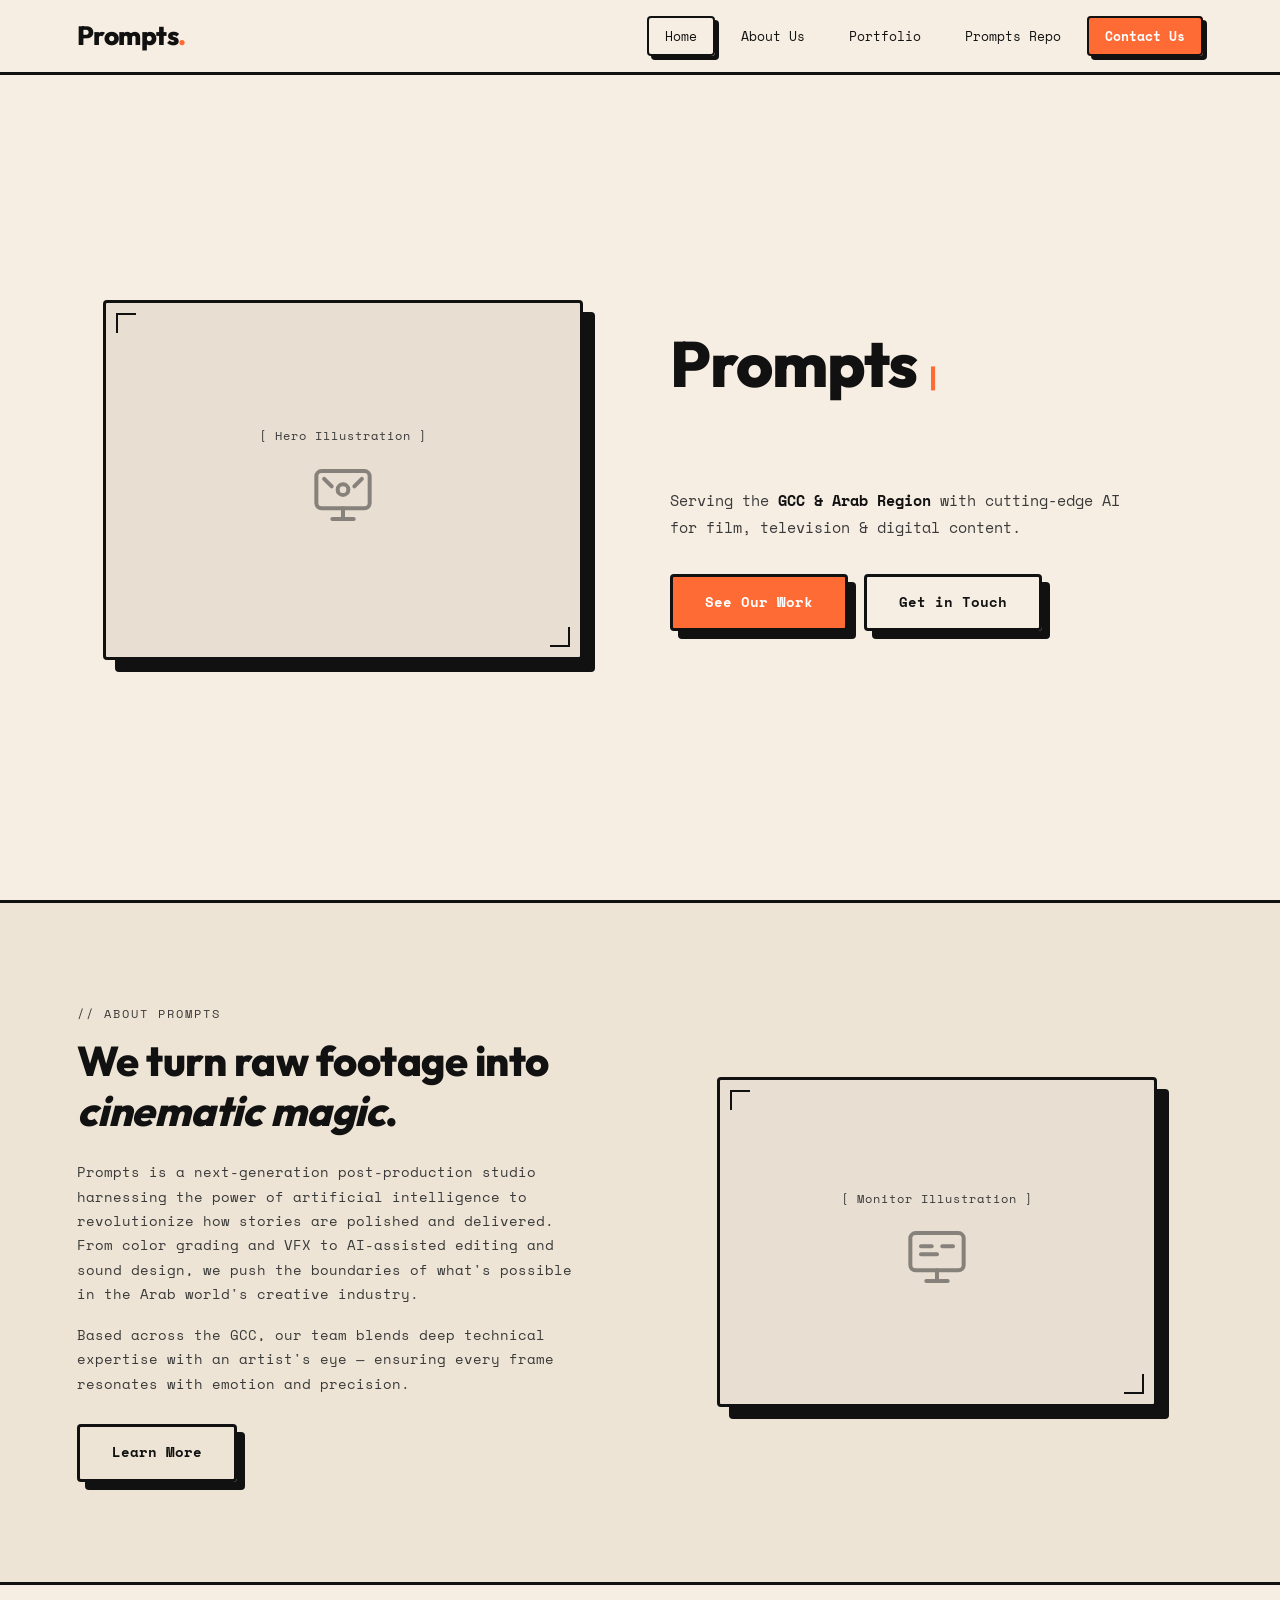
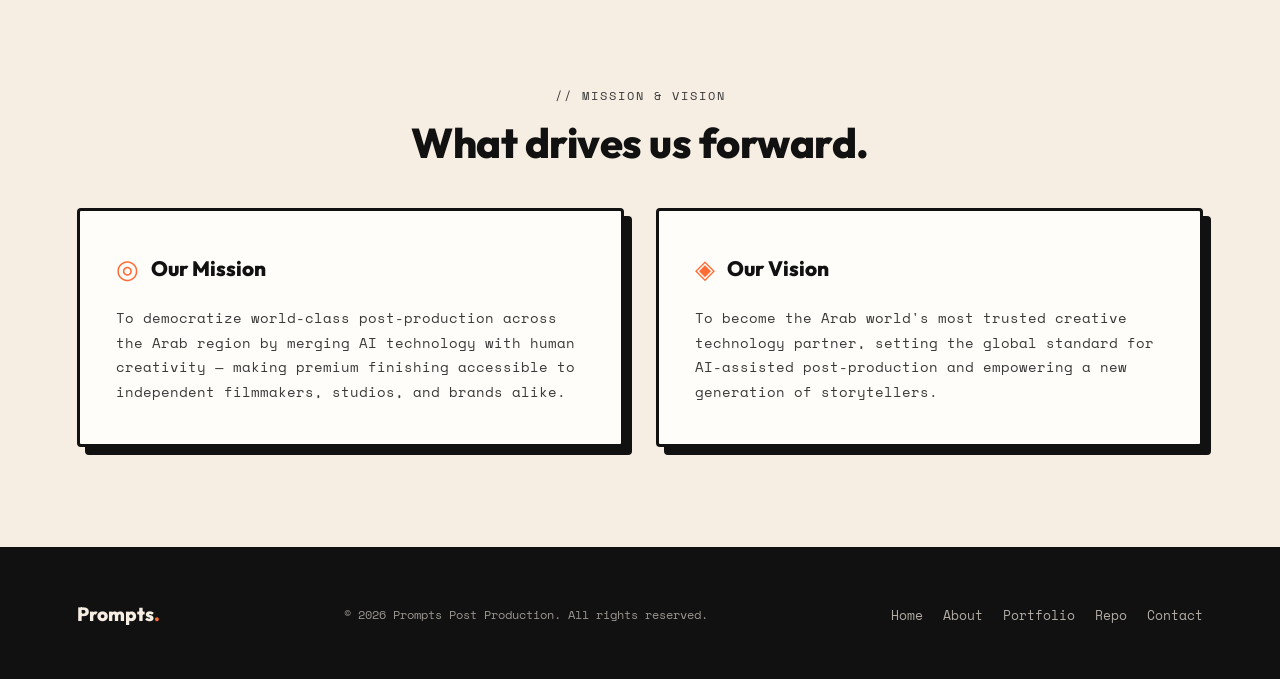
<file: index.html>
<!DOCTYPE html>
<html lang="en">

<head>
  <meta charset="UTF-8" />
  <meta name="viewport" content="width=device-width, initial-scale=1.0" />
  <title>Prompts — Post Production House / AI-Studio | GCC & Arab Region</title>
  <meta name="description"
    content="Prompts is an Post Production House / AI-Studio serving the GCC & Arab Region. We blend cutting-edge artificial intelligence with creative storytelling to deliver world-class post production." />

  <!-- Google Fonts -->
  <link rel="preconnect" href="https://fonts.googleapis.com" />
  <link rel="preconnect" href="https://fonts.gstatic.com" crossorigin />
  <link
    href="https://fonts.googleapis.com/css2?family=Outfit:wght@400;600;700;800&family=Space+Mono:ital,wght@0,400;0,700;1,400&display=swap"
    rel="stylesheet" />

  <link rel="stylesheet" href="style.css" />
</head>

<body>

  <!-- ═══════════════════════════════════════════
       HEADER / NAVIGATION
  ═══════════════════════════════════════════ -->
  <header id="site-header">
    <div class="header-inner">
      <a href="index.html" class="logo" id="logo">Prompts<span class="orange-dot">.</span></a>

      <button class="nav-toggle" id="nav-toggle" aria-label="Toggle navigation">
        <span></span><span></span><span></span>
      </button>

      <nav class="main-nav" id="main-nav">
        <ul>
          <li><a href="index.html" class="nav-link active" id="nav-home">Home</a></li>
          <li><a href="about.html" class="nav-link" id="nav-about">About Us</a></li>
          <li><a href="portfolio.html" class="nav-link" id="nav-portfolio">Portfolio</a></li>
          <li><a href="prompts-repo.html" class="nav-link" id="nav-repository">Prompts Repo</a></li>
          <li><a href="contact.html" class="nav-link nav-link--cta" id="nav-contact">Contact Us</a></li>
        </ul>
      </nav>

      <div class="nav-overlay" id="nav-overlay"></div>
    </div>
  </header>

  <!-- ═══════════════════════════════════════════
       HERO SECTION
  ═══════════════════════════════════════════ -->
  <section class="hero" id="hero-section">
    <div class="hero-inner">

      <!-- LEFT — Illustration placeholder -->
      <div class="hero-visual reveal-on-scroll">
        <div class="placeholder-block placeholder-block--hero" id="hero-placeholder">
          <span class="placeholder-label">[ Hero Illustration ]</span>
          <div class="placeholder-icon">
            <svg width="64" height="64" viewBox="0 0 24 24" fill="none" stroke="#111" stroke-width="1.5"
              stroke-linecap="round" stroke-linejoin="round">
              <rect x="2" y="3" width="20" height="14" rx="2" />
              <path d="M8 21h8" />
              <path d="M12 17v4" />
              <circle cx="12" cy="10" r="2" />
              <path d="M4.93 5.93l2.83 2.83" />
              <path d="M16.24 8.76l2.83-2.83" />
            </svg>
          </div>
        </div>
      </div>

      <!-- RIGHT — Typewriter copy -->
      <div class="hero-content">
        <div class="typewriter-wrapper">
          <h1 class="hero-title" id="hero-title"></h1>
          <p class="hero-subtitle" id="hero-subtitle"></p>
          <span class="cursor" id="cursor">|</span>
        </div>
        <p class="hero-tagline reveal-on-scroll" id="hero-tagline">
          Serving the <strong>GCC &amp; Arab Region</strong> with cutting-edge AI<br />
          for film, television &amp; digital content.
        </p>
        <div class="hero-actions reveal-on-scroll">
          <a href="portfolio.html" class="btn btn--primary" id="btn-see-work">See Our Work</a>
          <a href="contact.html" class="btn btn--outline" id="btn-get-in-touch">Get in Touch</a>
        </div>
      </div>
    </div>
  </section>

  <!-- ═══════════════════════════════════════════
       ABOUT SECTION
  ═══════════════════════════════════════════ -->
  <section class="about" id="about-section">
    <div class="about-inner">

      <!-- LEFT — Copy -->
      <div class="about-content reveal-on-scroll">
        <span class="section-label">// About Prompts</span>
        <h2 class="section-title">We turn raw footage into<br /><em>cinematic magic</em>.</h2>
        <p class="about-text">
          Prompts is a next-generation post-production studio harnessing the power of artificial intelligence to
          revolutionize how stories are polished and delivered. From color grading and VFX to AI-assisted editing
          and sound design, we push the boundaries of what's possible in the Arab world's creative industry.
        </p>
        <p class="about-text">
          Based across the GCC, our team blends deep technical expertise with an artist's eye — ensuring every
          frame resonates with emotion and precision.
        </p>
        <a href="about.html" class="btn btn--outline" style="margin-top: 12px;">Learn More</a>
      </div>

      <!-- RIGHT — Illustration placeholder -->
      <div class="about-visual reveal-on-scroll">
        <div class="placeholder-block placeholder-block--about" id="about-placeholder">
          <span class="placeholder-label">[ Monitor Illustration ]</span>
          <div class="placeholder-icon">
            <svg width="64" height="64" viewBox="0 0 24 24" fill="none" stroke="#111" stroke-width="1.5"
              stroke-linecap="round" stroke-linejoin="round">
              <rect x="2" y="3" width="20" height="14" rx="2" />
              <path d="M8 21h8" />
              <path d="M12 17v4" />
              <path d="M6 8h4" />
              <path d="M6 11h6" />
              <path d="M14 8h4" />
            </svg>
          </div>
        </div>
      </div>
    </div>
  </section>

  <!-- ═══════════════════════════════════════════
       MISSION & VISION
  ═══════════════════════════════════════════ -->
  <section class="mission-vision" id="mission-vision-section">
    <span class="section-label center reveal-on-scroll">// Mission &amp; Vision</span>
    <h2 class="section-title center reveal-on-scroll">What drives us forward.</h2>

    <div class="mv-grid">

      <!-- Mission Card -->
      <div class="mv-card reveal-on-scroll" id="mission-card">
        <div class="mv-card-header">
          <span class="mv-icon">◎</span>
          <h3>Our Mission</h3>
        </div>
        <p>
          To democratize world-class post-production across the Arab region by merging AI technology with human
          creativity — making premium finishing accessible to independent filmmakers, studios, and brands alike.
        </p>
      </div>

      <!-- Vision Card -->
      <div class="mv-card reveal-on-scroll" id="vision-card">
        <div class="mv-card-header">
          <span class="mv-icon">◈</span>
          <h3>Our Vision</h3>
        </div>
        <p>
          To become the Arab world's most trusted creative technology partner, setting the global standard for
          AI-assisted post-production and empowering a new generation of storytellers.
        </p>
      </div>
    </div>
  </section>

  <!-- ═══════════════════════════════════════════
       FOOTER
  ═══════════════════════════════════════════ -->
  <footer id="site-footer">
    <div class="footer-inner">
      <p class="footer-brand">Prompts<span class="orange-dot">.</span></p>
      <p class="footer-copy">&copy; 2026 Prompts Post Production. All rights reserved.</p>
      <div class="footer-links">
        <a href="index.html">Home</a>
        <a href="about.html">About</a>
        <a href="portfolio.html">Portfolio</a>
        <a href="prompts-repo.html">Repo</a>
        <a href="contact.html">Contact</a>
      </div>
    </div>
  </footer>

  <script src="script.js"></script>
</body>

</html>
</file>
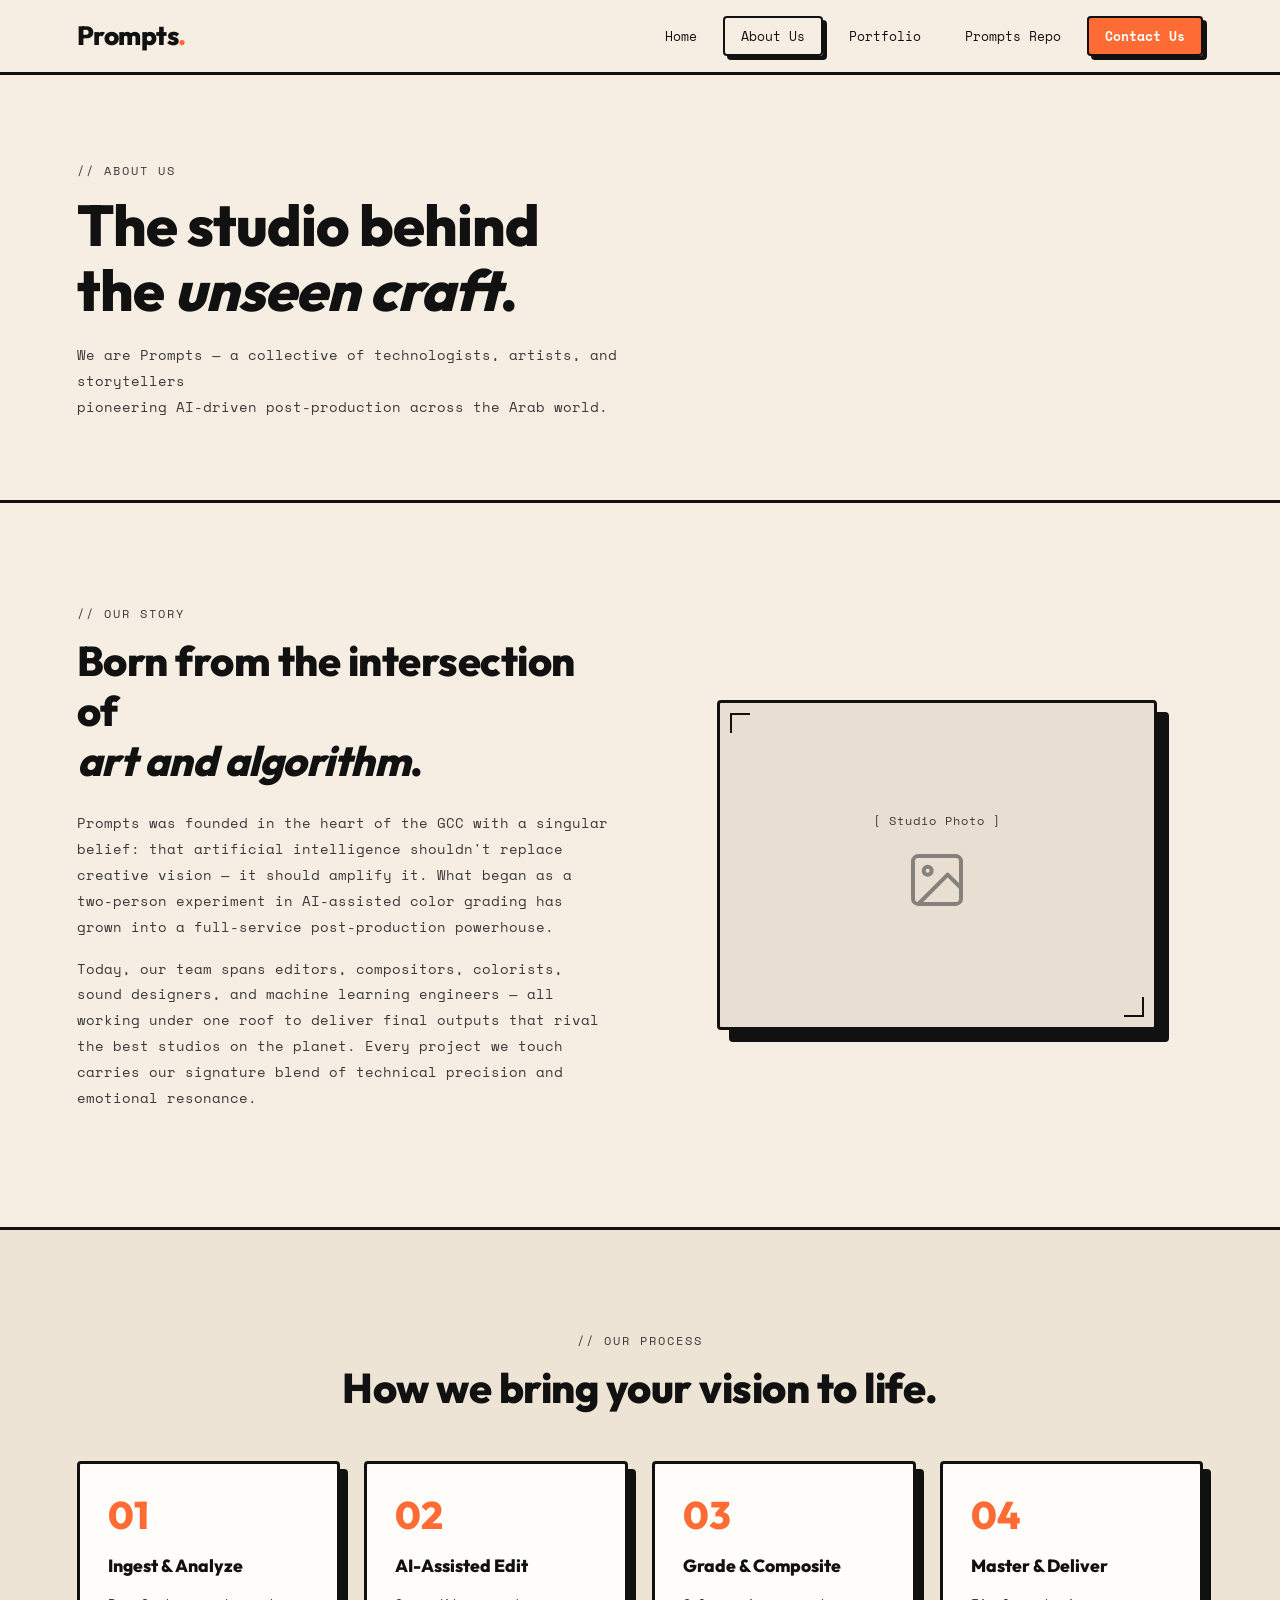
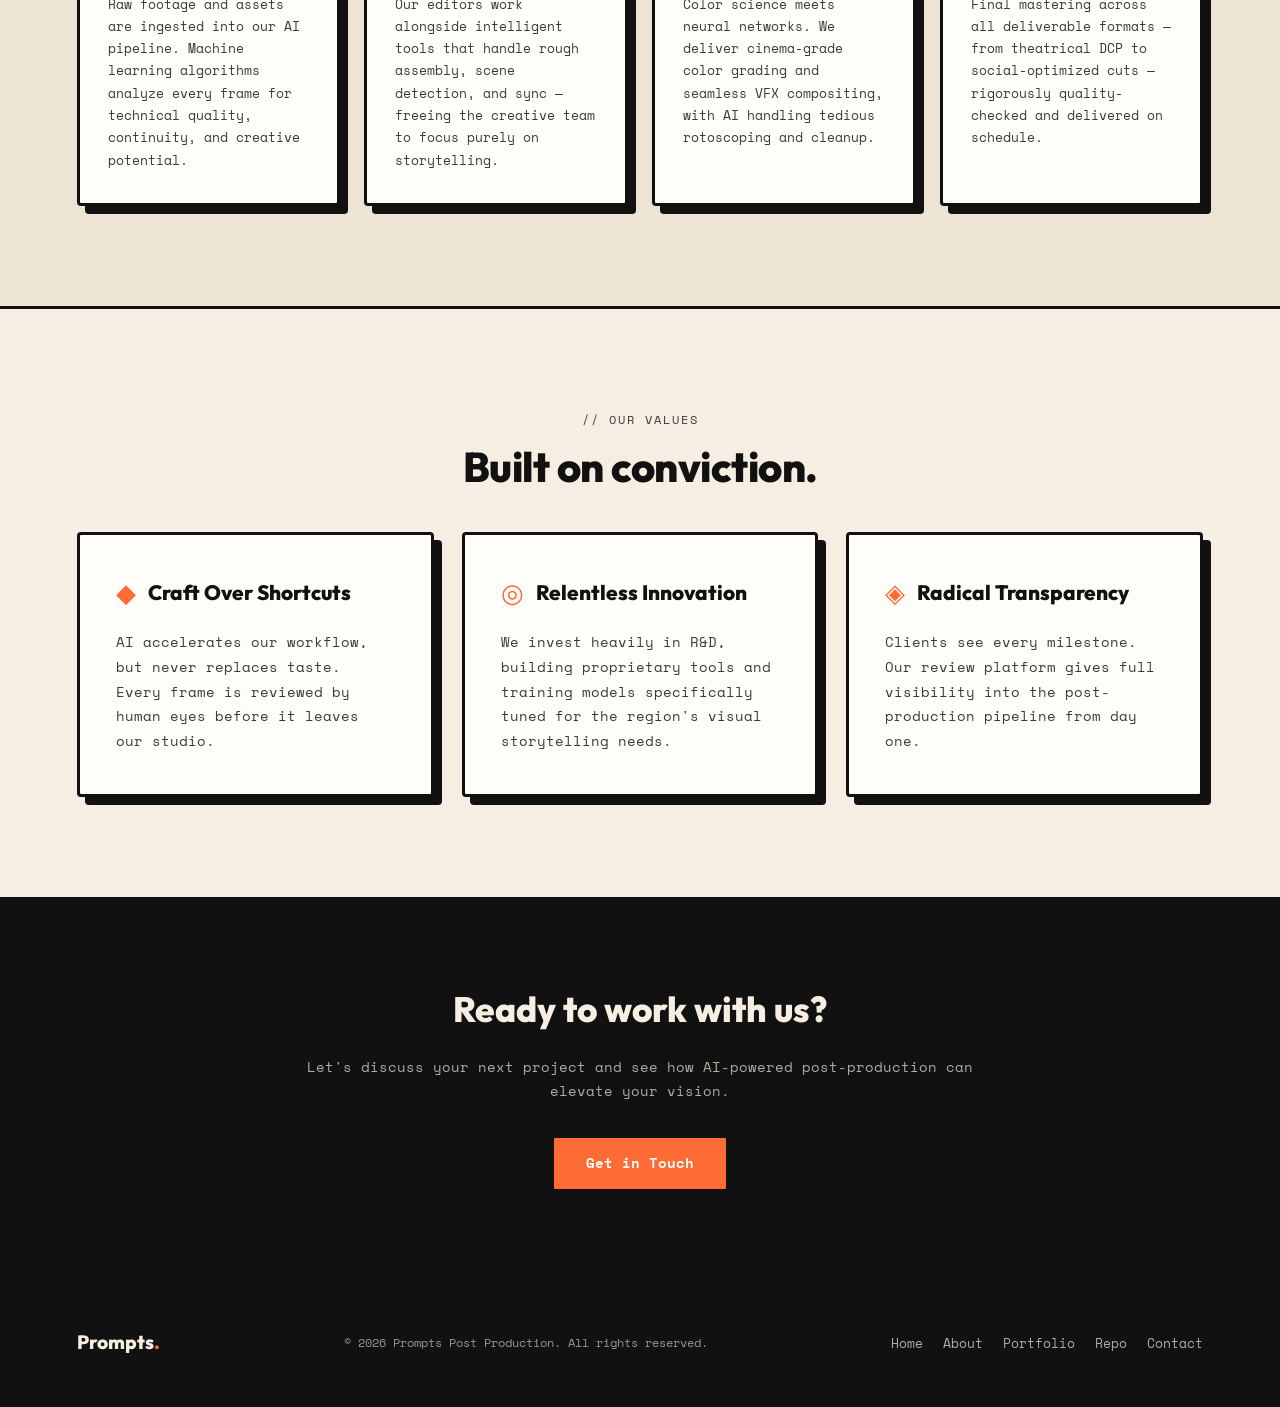
<file: about.html>
<!DOCTYPE html>
<html lang="en">

<head>
  <meta charset="UTF-8" />
  <meta name="viewport" content="width=device-width, initial-scale=1.0" />
  <title>About Us — Prompts | Post Production House / AI-Studio</title>
  <meta name="description"
    content="Learn about Prompts — the Post Production House / AI-Studio redefining storytelling across the GCC & Arab Region with cutting-edge technology and creative excellence." />

  <!-- Google Fonts -->
  <link rel="preconnect" href="https://fonts.googleapis.com" />
  <link rel="preconnect" href="https://fonts.gstatic.com" crossorigin />
  <link
    href="https://fonts.googleapis.com/css2?family=Outfit:wght@400;600;700;800&family=Space+Mono:ital,wght@0,400;0,700;1,400&display=swap"
    rel="stylesheet" />

  <link rel="stylesheet" href="style.css" />
</head>

<body>

  <!-- ═══════════════════════════════════════════
       HEADER / NAVIGATION
  ═══════════════════════════════════════════ -->
  <header id="site-header">
    <div class="header-inner">
      <a href="index.html" class="logo" id="logo">Prompts<span class="orange-dot">.</span></a>

      <button class="nav-toggle" id="nav-toggle" aria-label="Toggle navigation">
        <span></span><span></span><span></span>
      </button>

      <nav class="main-nav" id="main-nav">
        <ul>
          <li><a href="index.html" class="nav-link" id="nav-home">Home</a></li>
          <li><a href="about.html" class="nav-link active" id="nav-about">About Us</a></li>
          <li><a href="portfolio.html" class="nav-link" id="nav-portfolio">Portfolio</a></li>
          <li><a href="prompts-repo.html" class="nav-link" id="nav-repository">Prompts Repo</a></li>
          <li><a href="contact.html" class="nav-link nav-link--cta" id="nav-contact">Contact Us</a></li>
        </ul>
      </nav>

      <div class="nav-overlay" id="nav-overlay"></div>
    </div>
  </header>

  <!-- ═══════════════════════════════════════════
       PAGE HERO
  ═══════════════════════════════════════════ -->
  <section class="page-hero" id="about-hero">
    <div class="page-hero-inner">
      <span class="section-label reveal-on-scroll">// About Us</span>
      <h1 class="page-hero-title reveal-on-scroll">The studio behind<br />the <em>unseen craft</em>.</h1>
      <p class="page-hero-subtitle reveal-on-scroll">
        We are Prompts — a collective of technologists, artists, and storytellers<br />
        pioneering AI-driven post-production across the Arab world.
      </p>
    </div>
  </section>

  <!-- ═══════════════════════════════════════════
       OUR STORY
  ═══════════════════════════════════════════ -->
  <section class="content-section" id="our-story">
    <div class="content-inner content-inner--split">

      <div class="content-text reveal-on-scroll">
        <span class="section-label">// Our Story</span>
        <h2 class="section-title">Born from the intersection of<br /><em>art and algorithm</em>.</h2>
        <p class="body-text">
          Prompts was founded in the heart of the GCC with a singular belief: that artificial intelligence
          shouldn't replace creative vision — it should amplify it. What began as a two-person experiment
          in AI-assisted color grading has grown into a full-service post-production powerhouse.
        </p>
        <p class="body-text">
          Today, our team spans editors, compositors, colorists, sound designers, and machine learning
          engineers — all working under one roof to deliver final outputs that rival the best studios
          on the planet. Every project we touch carries our signature blend of technical precision
          and emotional resonance.
        </p>
      </div>

      <div class="content-visual reveal-on-scroll">
        <div class="placeholder-block placeholder-block--story" id="story-placeholder">
          <span class="placeholder-label">[ Studio Photo ]</span>
          <div class="placeholder-icon">
            <svg width="64" height="64" viewBox="0 0 24 24" fill="none" stroke="#111" stroke-width="1.5"
              stroke-linecap="round" stroke-linejoin="round">
              <rect x="3" y="3" width="18" height="18" rx="2" ry="2" />
              <circle cx="8.5" cy="8.5" r="1.5" />
              <polyline points="21 15 16 10 5 21" />
            </svg>
          </div>
        </div>
      </div>

    </div>
  </section>

  <!-- ═══════════════════════════════════════════
       OUR PROCESS
  ═══════════════════════════════════════════ -->
  <section class="content-section content-section--alt" id="our-process">
    <div class="content-inner">
      <span class="section-label center reveal-on-scroll">// Our Process</span>
      <h2 class="section-title center reveal-on-scroll">How we bring your vision to life.</h2>

      <div class="process-grid">

        <div class="process-step reveal-on-scroll" id="step-01">
          <div class="process-number">01</div>
          <h3 class="process-step-title">Ingest &amp; Analyze</h3>
          <p>
            Raw footage and assets are ingested into our AI pipeline. Machine learning algorithms analyze
            every frame for technical quality, continuity, and creative potential.
          </p>
        </div>

        <div class="process-step reveal-on-scroll" id="step-02">
          <div class="process-number">02</div>
          <h3 class="process-step-title">AI-Assisted Edit</h3>
          <p>
            Our editors work alongside intelligent tools that handle rough assembly, scene detection,
            and sync — freeing the creative team to focus purely on storytelling.
          </p>
        </div>

        <div class="process-step reveal-on-scroll" id="step-03">
          <div class="process-number">03</div>
          <h3 class="process-step-title">Grade &amp; Composite</h3>
          <p>
            Color science meets neural networks. We deliver cinema-grade color grading and seamless
            VFX compositing, with AI handling tedious rotoscoping and cleanup.
          </p>
        </div>

        <div class="process-step reveal-on-scroll" id="step-04">
          <div class="process-number">04</div>
          <h3 class="process-step-title">Master &amp; Deliver</h3>
          <p>
            Final mastering across all deliverable formats — from theatrical DCP to social-optimized
            cuts — rigorously quality-checked and delivered on schedule.
          </p>
        </div>

      </div>
    </div>
  </section>

  <!-- ═══════════════════════════════════════════
       VALUES
  ═══════════════════════════════════════════ -->
  <section class="content-section" id="our-values">
    <div class="content-inner">
      <span class="section-label center reveal-on-scroll">// Our Values</span>
      <h2 class="section-title center reveal-on-scroll">Built on conviction.</h2>

      <div class="values-grid">

        <div class="mv-card reveal-on-scroll" id="value-craft">
          <div class="mv-card-header">
            <span class="mv-icon">◆</span>
            <h3>Craft Over Shortcuts</h3>
          </div>
          <p>
            AI accelerates our workflow, but never replaces taste. Every frame is reviewed by human eyes
            before it leaves our studio.
          </p>
        </div>

        <div class="mv-card reveal-on-scroll" id="value-innovation">
          <div class="mv-card-header">
            <span class="mv-icon">◎</span>
            <h3>Relentless Innovation</h3>
          </div>
          <p>
            We invest heavily in R&amp;D, building proprietary tools and training models specifically tuned
            for the region's visual storytelling needs.
          </p>
        </div>

        <div class="mv-card reveal-on-scroll" id="value-transparency">
          <div class="mv-card-header">
            <span class="mv-icon">◈</span>
            <h3>Radical Transparency</h3>
          </div>
          <p>
            Clients see every milestone. Our review platform gives full visibility into the post-production
            pipeline from day one.
          </p>
        </div>

      </div>
    </div>
  </section>

  <!-- ═══════════════════════════════════════════
       CTA BAND
  ═══════════════════════════════════════════ -->
  <section class="cta-band" id="about-cta">
    <div class="cta-band-inner reveal-on-scroll">
      <h2 class="cta-band-title">Ready to work with us?</h2>
      <p class="cta-band-text">Let's discuss your next project and see how AI-powered post-production can elevate your
        vision.</p>
      <a href="contact.html" class="btn btn--primary" id="btn-about-cta">Get in Touch</a>
    </div>
  </section>

  <!-- ═══════════════════════════════════════════
       FOOTER
  ═══════════════════════════════════════════ -->
  <footer id="site-footer">
    <div class="footer-inner">
      <p class="footer-brand">Prompts<span class="orange-dot">.</span></p>
      <p class="footer-copy">&copy; 2026 Prompts Post Production. All rights reserved.</p>
      <div class="footer-links">
        <a href="index.html">Home</a>
        <a href="about.html">About</a>
        <a href="portfolio.html">Portfolio</a>
        <a href="prompts-repo.html">Repo</a>
        <a href="contact.html">Contact</a>
      </div>
    </div>
  </footer>

  <script src="script.js"></script>
</body>

</html>
</file>
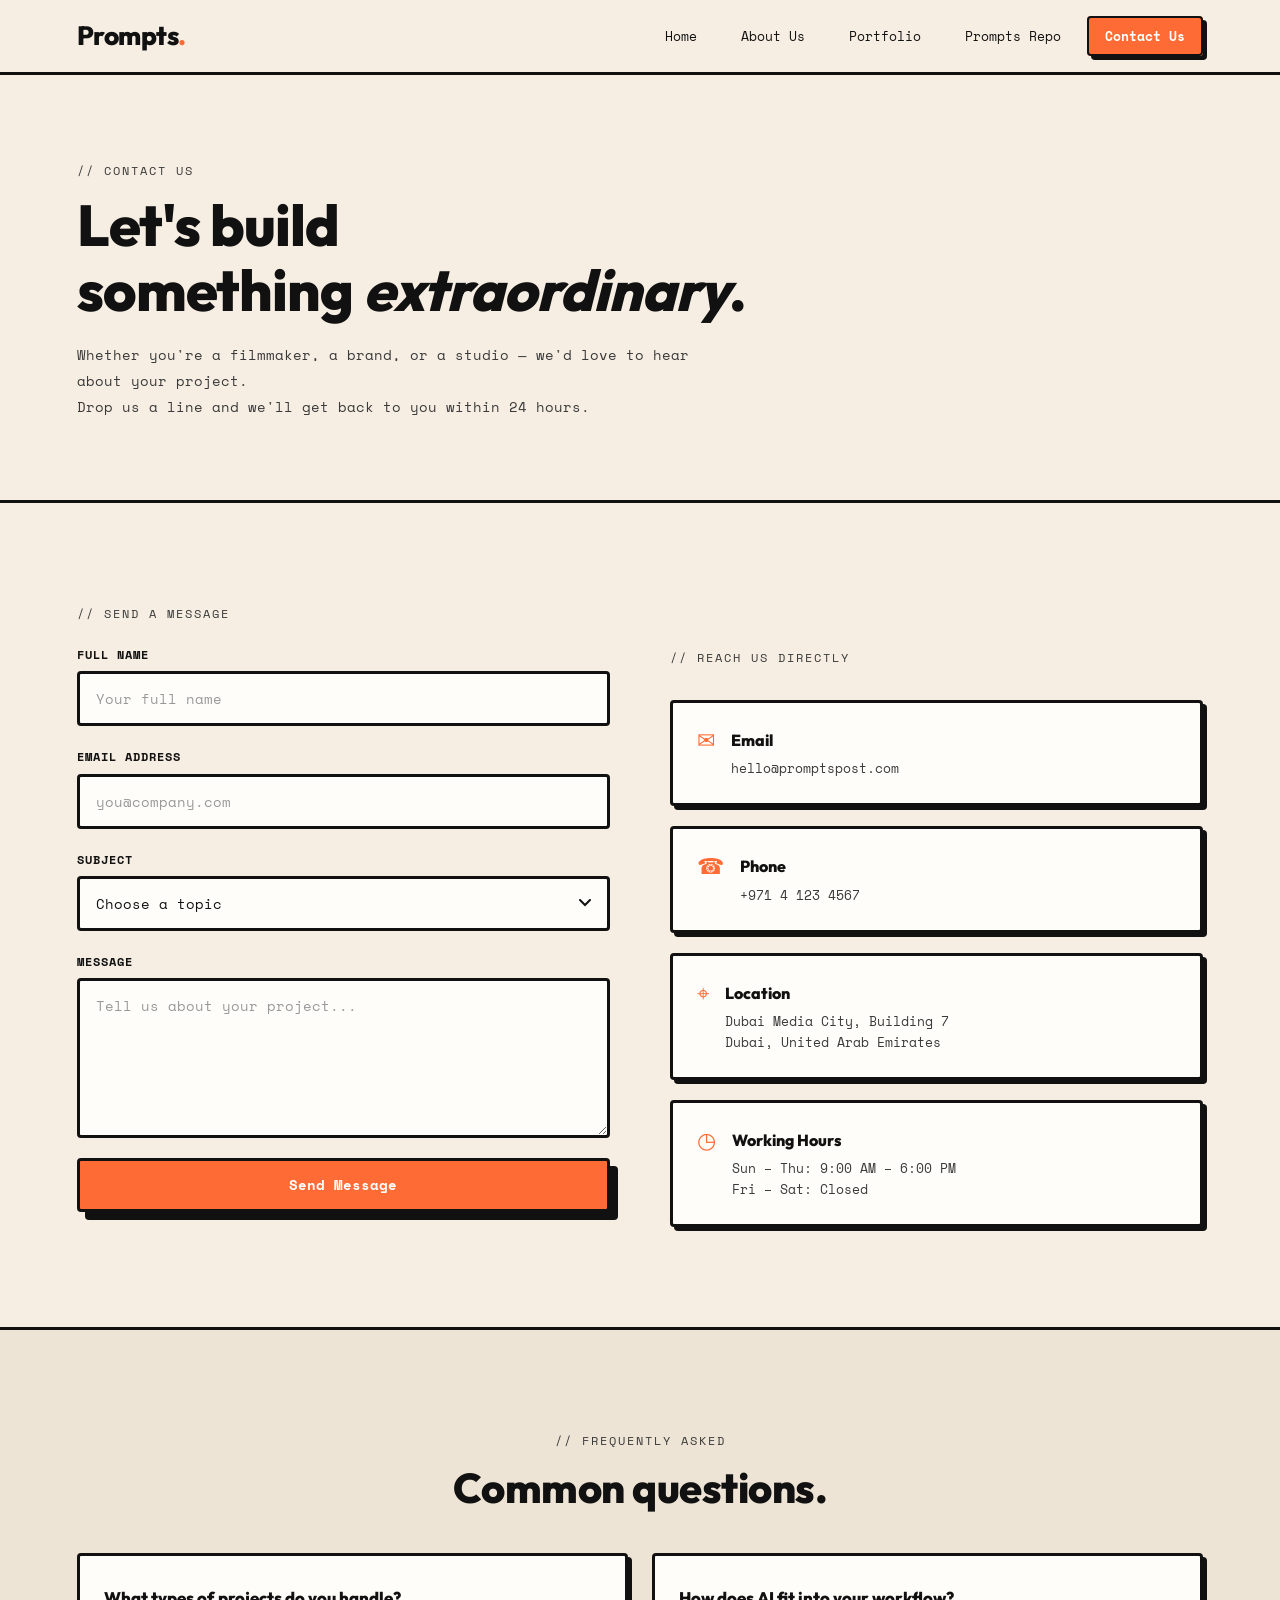
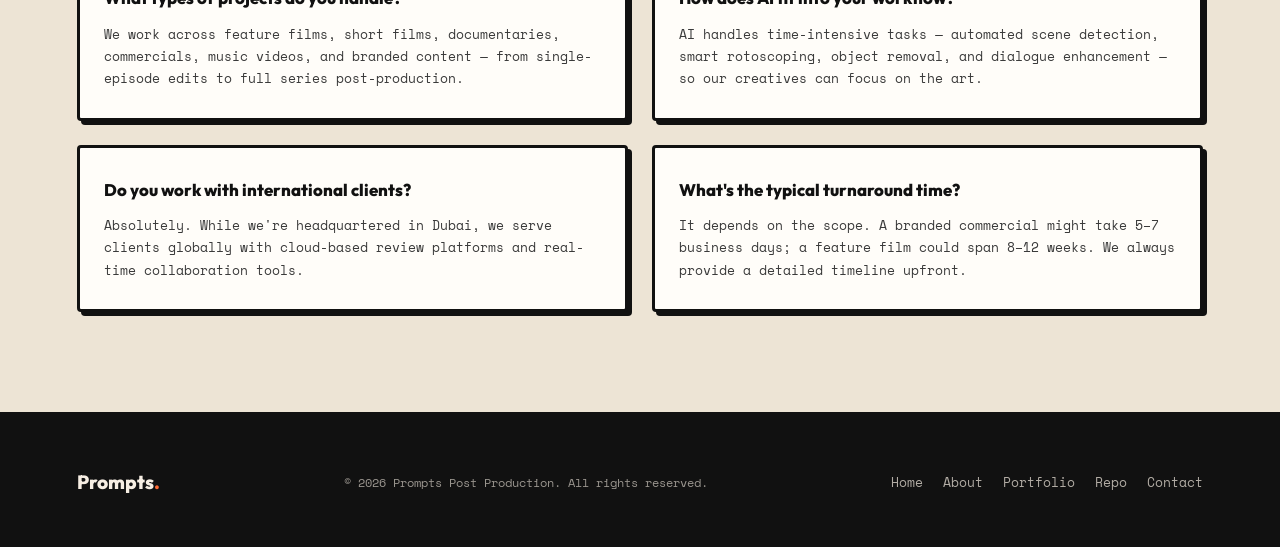
<file: contact.html>
<!DOCTYPE html>
<html lang="en">

<head>
  <meta charset="UTF-8" />
  <meta name="viewport" content="width=device-width, initial-scale=1.0" />
  <title>Contact Us — Prompts | Post Production House / AI-Studio</title>
  <meta name="description"
    content="Get in touch with Prompts — your AI-driven post production partner in the GCC & Arab Region. Reach out for project inquiries, partnerships, and collaborations." />

  <!-- Google Fonts -->
  <link rel="preconnect" href="https://fonts.googleapis.com" />
  <link rel="preconnect" href="https://fonts.gstatic.com" crossorigin />
  <link
    href="https://fonts.googleapis.com/css2?family=Outfit:wght@400;600;700;800&family=Space+Mono:ital,wght@0,400;0,700;1,400&display=swap"
    rel="stylesheet" />

  <link rel="stylesheet" href="style.css" />
</head>

<body>

  <!-- ═══════════════════════════════════════════
       HEADER / NAVIGATION
  ═══════════════════════════════════════════ -->
  <header id="site-header">
    <div class="header-inner">
      <a href="index.html" class="logo" id="logo">Prompts<span class="orange-dot">.</span></a>

      <button class="nav-toggle" id="nav-toggle" aria-label="Toggle navigation">
        <span></span><span></span><span></span>
      </button>

      <nav class="main-nav" id="main-nav">
        <ul>
          <li><a href="index.html" class="nav-link" id="nav-home">Home</a></li>
          <li><a href="about.html" class="nav-link" id="nav-about">About Us</a></li>
          <li><a href="portfolio.html" class="nav-link" id="nav-portfolio">Portfolio</a></li>
          <li><a href="prompts-repo.html" class="nav-link" id="nav-repository">Prompts Repo</a></li>
          <li><a href="contact.html" class="nav-link nav-link--cta active" id="nav-contact">Contact Us</a></li>
        </ul>
      </nav>

      <div class="nav-overlay" id="nav-overlay"></div>
    </div>
  </header>

  <!-- ═══════════════════════════════════════════
       PAGE HERO
  ═══════════════════════════════════════════ -->
  <section class="page-hero" id="contact-hero">
    <div class="page-hero-inner">
      <span class="section-label reveal-on-scroll">// Contact Us</span>
      <h1 class="page-hero-title reveal-on-scroll">Let's build<br />something <em>extraordinary</em>.</h1>
      <p class="page-hero-subtitle reveal-on-scroll">
        Whether you're a filmmaker, a brand, or a studio — we'd love to hear about your project.<br />
        Drop us a line and we'll get back to you within 24 hours.
      </p>
    </div>
  </section>

  <!-- ═══════════════════════════════════════════
       CONTACT FORM + INFO
  ═══════════════════════════════════════════ -->
  <section class="content-section" id="contact-main">
    <div class="content-inner content-inner--split content-inner--contact">

      <!-- LEFT — Contact Form -->
      <div class="contact-form-wrapper reveal-on-scroll">
        <span class="section-label">// Send a Message</span>
        <form class="contact-form" id="contact-form" action="#" method="POST">

          <div class="form-group">
            <label for="contact-name" class="form-label">Full Name</label>
            <input type="text" id="contact-name" name="name" class="form-input" placeholder="Your full name" required />
          </div>

          <div class="form-group">
            <label for="contact-email" class="form-label">Email Address</label>
            <input type="email" id="contact-email" name="email" class="form-input" placeholder="you@company.com"
              required />
          </div>

          <div class="form-group">
            <label for="contact-subject" class="form-label">Subject</label>
            <select id="contact-subject" name="subject" class="form-input form-select" required>
              <option value="" disabled selected>Choose a topic</option>
              <option value="project">New Project Inquiry</option>
              <option value="partnership">Partnership / Collaboration</option>
              <option value="careers">Careers</option>
              <option value="general">General Question</option>
            </select>
          </div>

          <div class="form-group">
            <label for="contact-message" class="form-label">Message</label>
            <textarea id="contact-message" name="message" class="form-input form-textarea" rows="6"
              placeholder="Tell us about your project..." required></textarea>
          </div>

          <button type="submit" class="btn btn--primary btn--full" id="contact-submit">
            Send Message
          </button>
        </form>

        <!-- Success banner (hidden by default) -->
        <div class="form-success" id="form-success">
          <span class="form-success-icon">✓</span>
          <p>Message sent successfully. We'll be in touch soon.</p>
        </div>
      </div>

      <!-- RIGHT — Contact Info -->
      <div class="contact-info reveal-on-scroll">
        <span class="section-label">// Reach Us Directly</span>

        <div class="info-card" id="info-email">
          <div class="info-card-icon">✉</div>
          <div>
            <h3 class="info-card-title">Email</h3>
            <p class="info-card-detail">hello@promptspost.com</p>
          </div>
        </div>

        <div class="info-card" id="info-phone">
          <div class="info-card-icon">☎</div>
          <div>
            <h3 class="info-card-title">Phone</h3>
            <p class="info-card-detail">+971 4 123 4567</p>
          </div>
        </div>

        <div class="info-card" id="info-location">
          <div class="info-card-icon">⌖</div>
          <div>
            <h3 class="info-card-title">Location</h3>
            <p class="info-card-detail">Dubai Media City, Building 7<br />Dubai, United Arab Emirates</p>
          </div>
        </div>

        <div class="info-card" id="info-hours">
          <div class="info-card-icon">◷</div>
          <div>
            <h3 class="info-card-title">Working Hours</h3>
            <p class="info-card-detail">Sun – Thu: 9:00 AM – 6:00 PM<br />Fri – Sat: Closed</p>
          </div>
        </div>
      </div>

    </div>
  </section>

  <!-- ═══════════════════════════════════════════
       FAQ
  ═══════════════════════════════════════════ -->
  <section class="content-section content-section--alt" id="faq-section">
    <div class="content-inner">
      <span class="section-label center reveal-on-scroll">// Frequently Asked</span>
      <h2 class="section-title center reveal-on-scroll">Common questions.</h2>

      <div class="faq-grid">

        <div class="faq-item reveal-on-scroll" id="faq-01">
          <h3 class="faq-question">What types of projects do you handle?</h3>
          <p class="faq-answer">
            We work across feature films, short films, documentaries, commercials, music videos,
            and branded content — from single-episode edits to full series post-production.
          </p>
        </div>

        <div class="faq-item reveal-on-scroll" id="faq-02">
          <h3 class="faq-question">How does AI fit into your workflow?</h3>
          <p class="faq-answer">
            AI handles time-intensive tasks — automated scene detection, smart rotoscoping,
            object removal, and dialogue enhancement — so our creatives can focus on the art.
          </p>
        </div>

        <div class="faq-item reveal-on-scroll" id="faq-03">
          <h3 class="faq-question">Do you work with international clients?</h3>
          <p class="faq-answer">
            Absolutely. While we're headquartered in Dubai, we serve clients globally with
            cloud-based review platforms and real-time collaboration tools.
          </p>
        </div>

        <div class="faq-item reveal-on-scroll" id="faq-04">
          <h3 class="faq-question">What's the typical turnaround time?</h3>
          <p class="faq-answer">
            It depends on the scope. A branded commercial might take 5–7 business days;
            a feature film could span 8–12 weeks. We always provide a detailed timeline upfront.
          </p>
        </div>

      </div>
    </div>
  </section>

  <!-- ═══════════════════════════════════════════
       FOOTER
  ═══════════════════════════════════════════ -->
  <footer id="site-footer">
    <div class="footer-inner">
      <p class="footer-brand">Prompts<span class="orange-dot">.</span></p>
      <p class="footer-copy">&copy; 2026 Prompts Post Production. All rights reserved.</p>
      <div class="footer-links">
        <a href="index.html">Home</a>
        <a href="about.html">About</a>
        <a href="portfolio.html">Portfolio</a>
        <a href="prompts-repo.html">Repo</a>
        <a href="contact.html">Contact</a>
      </div>
    </div>
  </footer>

  <script src="script.js"></script>
</body>

</html>
</file>
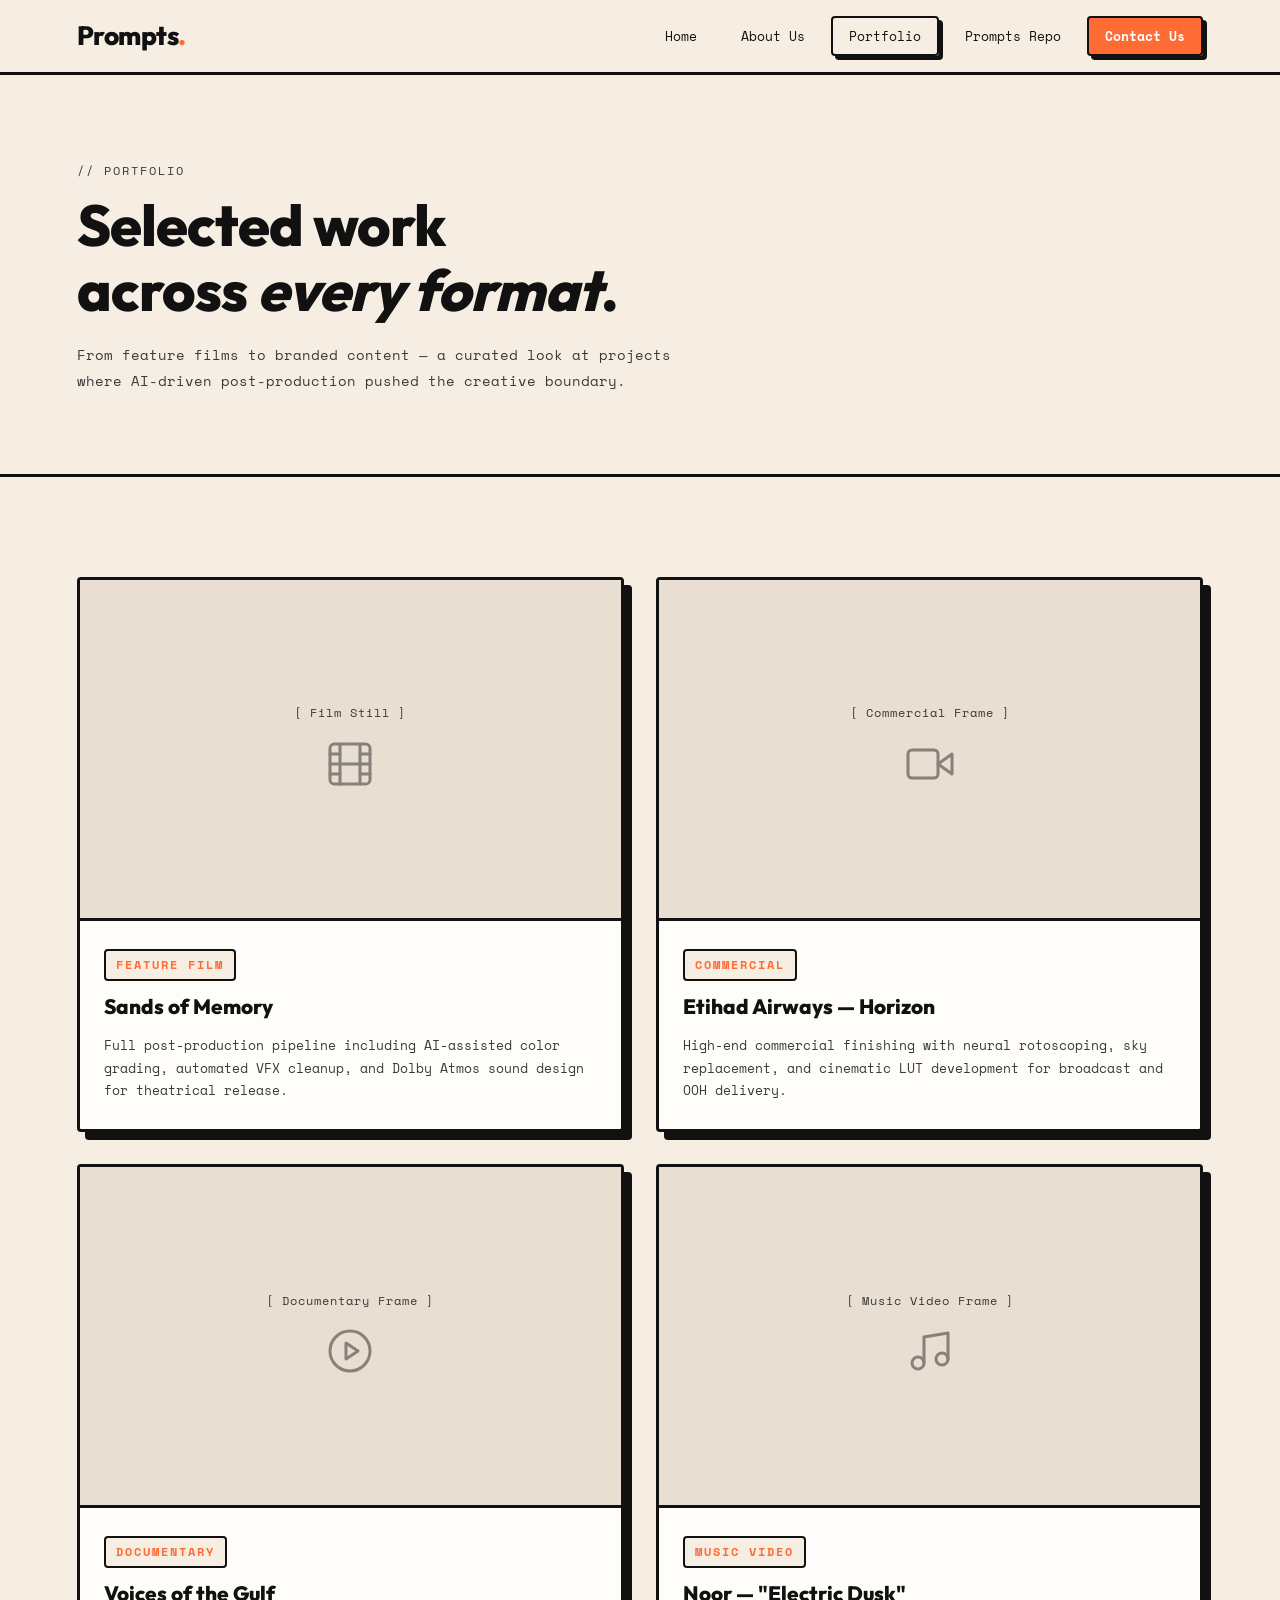
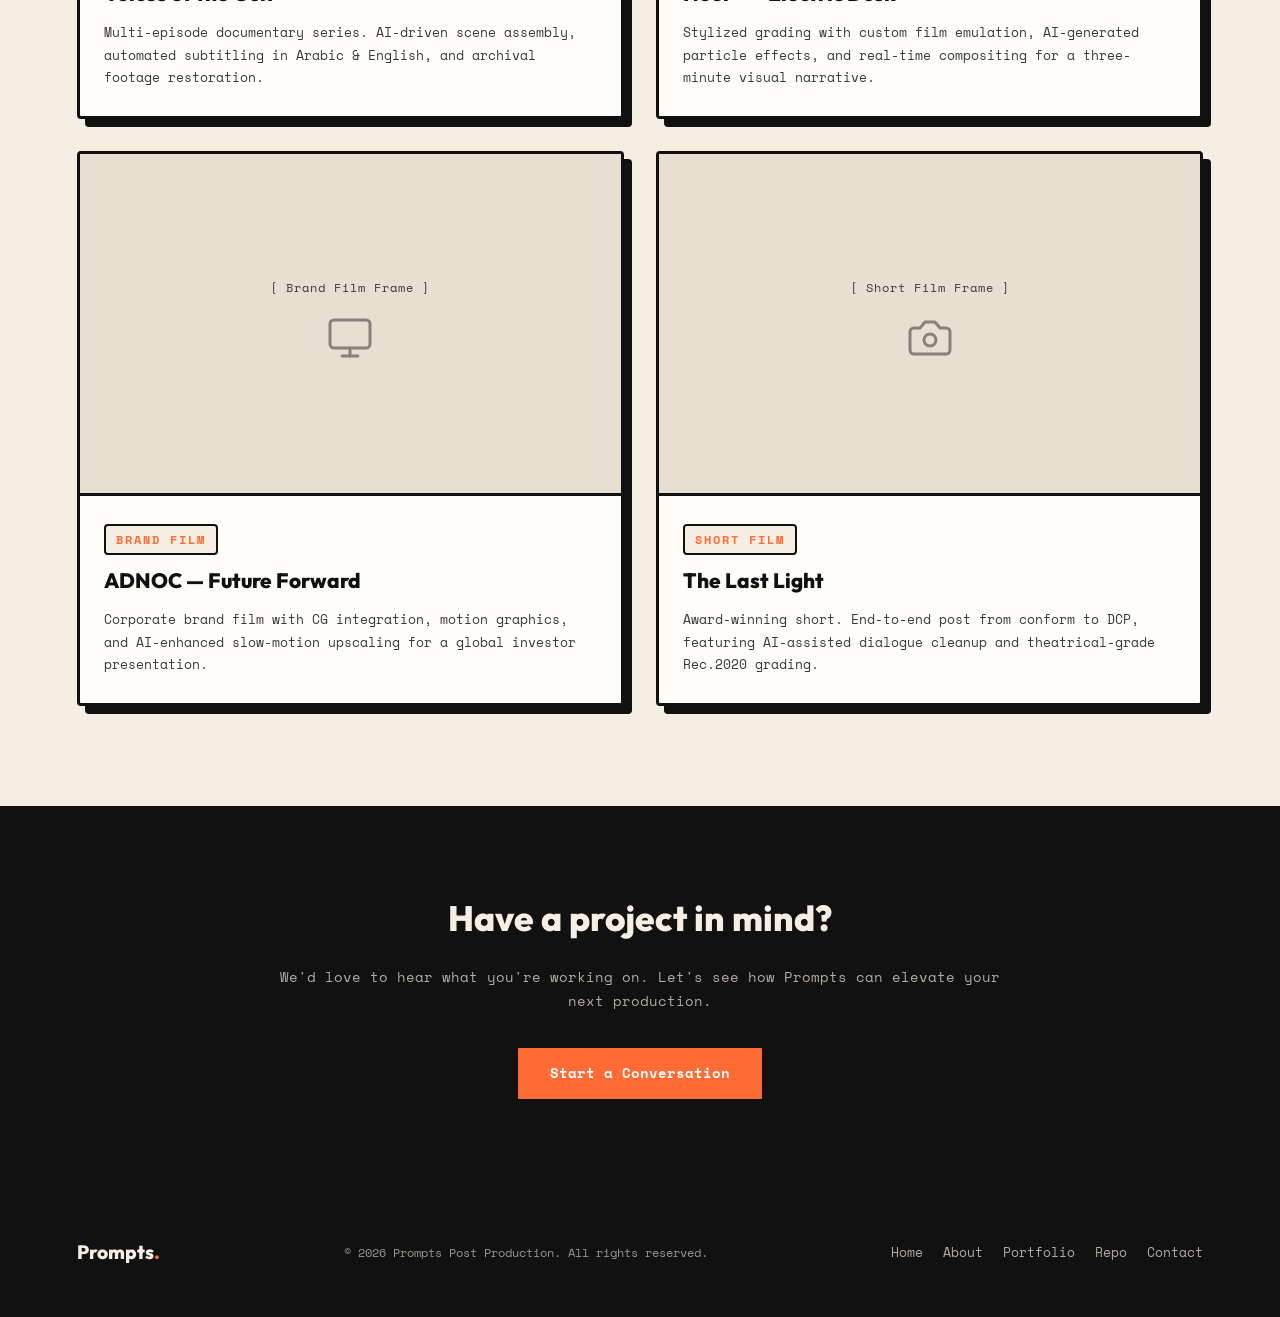
<file: portfolio.html>
<!DOCTYPE html>
<html lang="en">

<head>
  <meta charset="UTF-8" />
  <meta name="viewport" content="width=device-width, initial-scale=1.0" />
  <title>Portfolio — Prompts | Post Production House / AI-studio</title>
  <meta name="description"
    content="Explore the Prompts portfolio — AI-enhanced post-production work across film, television, and digital content for the GCC & Arab Region." />

  <!-- Google Fonts -->
  <link rel="preconnect" href="https://fonts.googleapis.com" />
  <link rel="preconnect" href="https://fonts.gstatic.com" crossorigin />
  <link
    href="https://fonts.googleapis.com/css2?family=Outfit:wght@400;600;700;800&family=Space+Mono:ital,wght@0,400;0,700;1,400&display=swap"
    rel="stylesheet" />

  <link rel="stylesheet" href="style.css" />
</head>

<body>

  <!-- ═══════════════════════════════════════════
       HEADER / NAVIGATION
  ═══════════════════════════════════════════ -->
  <header id="site-header">
    <div class="header-inner">
      <a href="index.html" class="logo" id="logo">Prompts<span class="orange-dot">.</span></a>

      <button class="nav-toggle" id="nav-toggle" aria-label="Toggle navigation">
        <span></span><span></span><span></span>
      </button>

      <nav class="main-nav" id="main-nav">
        <ul>
          <li><a href="index.html" class="nav-link" id="nav-home">Home</a></li>
          <li><a href="about.html" class="nav-link" id="nav-about">About Us</a></li>
          <li><a href="portfolio.html" class="nav-link active" id="nav-portfolio">Portfolio</a></li>
          <li><a href="prompts-repo.html" class="nav-link" id="nav-repository">Prompts Repo</a></li>
          <li><a href="contact.html" class="nav-link nav-link--cta" id="nav-contact">Contact Us</a></li>
        </ul>
      </nav>

      <div class="nav-overlay" id="nav-overlay"></div>
    </div>
  </header>

  <!-- ═══════════════════════════════════════════
       PAGE HERO
  ═══════════════════════════════════════════ -->
  <section class="page-hero" id="portfolio-hero">
    <div class="page-hero-inner">
      <span class="section-label reveal-on-scroll">// Portfolio</span>
      <h1 class="page-hero-title reveal-on-scroll">Selected work<br />across <em>every format</em>.</h1>
      <p class="page-hero-subtitle reveal-on-scroll">
        From feature films to branded content — a curated look at projects<br />
        where AI-driven post-production pushed the creative boundary.
      </p>
    </div>
  </section>

  <!-- ═══════════════════════════════════════════
       PORTFOLIO GRID
  ═══════════════════════════════════════════ -->
  <section class="content-section" id="portfolio-grid-section">
    <div class="content-inner">

      <div class="portfolio-grid">

        <!-- Project 01 -->
        <div class="portfolio-card reveal-on-scroll" id="project-01">
          <div class="portfolio-card-image">
            <div class="placeholder-block placeholder-block--portfolio">
              <span class="placeholder-label">[ Film Still ]</span>
              <div class="placeholder-icon">
                <svg width="48" height="48" viewBox="0 0 24 24" fill="none" stroke="#111" stroke-width="1.5"
                  stroke-linecap="round" stroke-linejoin="round">
                  <rect x="2" y="2" width="20" height="20" rx="2.18" ry="2.18" />
                  <line x1="7" y1="2" x2="7" y2="22" />
                  <line x1="17" y1="2" x2="17" y2="22" />
                  <line x1="2" y1="12" x2="22" y2="12" />
                  <line x1="2" y1="7" x2="7" y2="7" />
                  <line x1="2" y1="17" x2="7" y2="17" />
                  <line x1="17" y1="7" x2="22" y2="7" />
                  <line x1="17" y1="17" x2="22" y2="17" />
                </svg>
              </div>
            </div>
          </div>
          <div class="portfolio-card-info">
            <span class="portfolio-tag">Feature Film</span>
            <h3 class="portfolio-card-title">Sands of Memory</h3>
            <p class="portfolio-card-desc">Full post-production pipeline including AI-assisted color grading, automated
              VFX cleanup, and Dolby Atmos sound design for theatrical release.</p>
          </div>
        </div>

        <!-- Project 02 -->
        <div class="portfolio-card reveal-on-scroll" id="project-02">
          <div class="portfolio-card-image">
            <div class="placeholder-block placeholder-block--portfolio">
              <span class="placeholder-label">[ Commercial Frame ]</span>
              <div class="placeholder-icon">
                <svg width="48" height="48" viewBox="0 0 24 24" fill="none" stroke="#111" stroke-width="1.5"
                  stroke-linecap="round" stroke-linejoin="round">
                  <polygon points="23 7 16 12 23 17 23 7" />
                  <rect x="1" y="5" width="15" height="14" rx="2" ry="2" />
                </svg>
              </div>
            </div>
          </div>
          <div class="portfolio-card-info">
            <span class="portfolio-tag">Commercial</span>
            <h3 class="portfolio-card-title">Etihad Airways — Horizon</h3>
            <p class="portfolio-card-desc">High-end commercial finishing with neural rotoscoping, sky replacement, and
              cinematic LUT development for broadcast and OOH delivery.</p>
          </div>
        </div>

        <!-- Project 03 -->
        <div class="portfolio-card reveal-on-scroll" id="project-03">
          <div class="portfolio-card-image">
            <div class="placeholder-block placeholder-block--portfolio">
              <span class="placeholder-label">[ Documentary Frame ]</span>
              <div class="placeholder-icon">
                <svg width="48" height="48" viewBox="0 0 24 24" fill="none" stroke="#111" stroke-width="1.5"
                  stroke-linecap="round" stroke-linejoin="round">
                  <circle cx="12" cy="12" r="10" />
                  <polygon points="10 8 16 12 10 16 10 8" />
                </svg>
              </div>
            </div>
          </div>
          <div class="portfolio-card-info">
            <span class="portfolio-tag">Documentary</span>
            <h3 class="portfolio-card-title">Voices of the Gulf</h3>
            <p class="portfolio-card-desc">Multi-episode documentary series. AI-driven scene assembly, automated
              subtitling in Arabic & English, and archival footage restoration.</p>
          </div>
        </div>

        <!-- Project 04 -->
        <div class="portfolio-card reveal-on-scroll" id="project-04">
          <div class="portfolio-card-image">
            <div class="placeholder-block placeholder-block--portfolio">
              <span class="placeholder-label">[ Music Video Frame ]</span>
              <div class="placeholder-icon">
                <svg width="48" height="48" viewBox="0 0 24 24" fill="none" stroke="#111" stroke-width="1.5"
                  stroke-linecap="round" stroke-linejoin="round">
                  <path d="M9 18V5l12-2v13" />
                  <circle cx="6" cy="18" r="3" />
                  <circle cx="18" cy="16" r="3" />
                </svg>
              </div>
            </div>
          </div>
          <div class="portfolio-card-info">
            <span class="portfolio-tag">Music Video</span>
            <h3 class="portfolio-card-title">Noor — "Electric Dusk"</h3>
            <p class="portfolio-card-desc">Stylized grading with custom film emulation, AI-generated particle effects,
              and real-time compositing for a three-minute visual narrative.</p>
          </div>
        </div>

        <!-- Project 05 -->
        <div class="portfolio-card reveal-on-scroll" id="project-05">
          <div class="portfolio-card-image">
            <div class="placeholder-block placeholder-block--portfolio">
              <span class="placeholder-label">[ Brand Film Frame ]</span>
              <div class="placeholder-icon">
                <svg width="48" height="48" viewBox="0 0 24 24" fill="none" stroke="#111" stroke-width="1.5"
                  stroke-linecap="round" stroke-linejoin="round">
                  <rect x="2" y="3" width="20" height="14" rx="2" />
                  <path d="M8 21h8" />
                  <path d="M12 17v4" />
                </svg>
              </div>
            </div>
          </div>
          <div class="portfolio-card-info">
            <span class="portfolio-tag">Brand Film</span>
            <h3 class="portfolio-card-title">ADNOC — Future Forward</h3>
            <p class="portfolio-card-desc">Corporate brand film with CG integration, motion graphics, and AI-enhanced
              slow-motion upscaling for a global investor presentation.</p>
          </div>
        </div>

        <!-- Project 06 -->
        <div class="portfolio-card reveal-on-scroll" id="project-06">
          <div class="portfolio-card-image">
            <div class="placeholder-block placeholder-block--portfolio">
              <span class="placeholder-label">[ Short Film Frame ]</span>
              <div class="placeholder-icon">
                <svg width="48" height="48" viewBox="0 0 24 24" fill="none" stroke="#111" stroke-width="1.5"
                  stroke-linecap="round" stroke-linejoin="round">
                  <path d="M14.5 4h-5L7 7H4a2 2 0 00-2 2v9a2 2 0 002 2h16a2 2 0 002-2V9a2 2 0 00-2-2h-3l-2.5-3z" />
                  <circle cx="12" cy="13" r="3" />
                </svg>
              </div>
            </div>
          </div>
          <div class="portfolio-card-info">
            <span class="portfolio-tag">Short Film</span>
            <h3 class="portfolio-card-title">The Last Light</h3>
            <p class="portfolio-card-desc">Award-winning short. End-to-end post from conform to DCP, featuring
              AI-assisted dialogue cleanup and theatrical-grade Rec.2020 grading.</p>
          </div>
        </div>

      </div>

    </div>
  </section>

  <!-- ═══════════════════════════════════════════
       CTA BAND
  ═══════════════════════════════════════════ -->
  <section class="cta-band" id="portfolio-cta">
    <div class="cta-band-inner reveal-on-scroll">
      <h2 class="cta-band-title">Have a project in mind?</h2>
      <p class="cta-band-text">We'd love to hear what you're working on. Let's see how Prompts can elevate your next
        production.</p>
      <a href="contact.html" class="btn btn--primary" id="btn-portfolio-cta">Start a Conversation</a>
    </div>
  </section>

  <!-- ═══════════════════════════════════════════
       FOOTER
  ═══════════════════════════════════════════ -->
  <footer id="site-footer">
    <div class="footer-inner">
      <p class="footer-brand">Prompts<span class="orange-dot">.</span></p>
      <p class="footer-copy">&copy; 2026 Prompts Post Production. All rights reserved.</p>
      <div class="footer-links">
        <a href="index.html">Home</a>
        <a href="about.html">About</a>
        <a href="portfolio.html">Portfolio</a>
        <a href="prompts-repo.html">Repo</a>
        <a href="contact.html">Contact</a>
      </div>
    </div>
  </footer>

  <script src="script.js"></script>
</body>

</html>
</file>
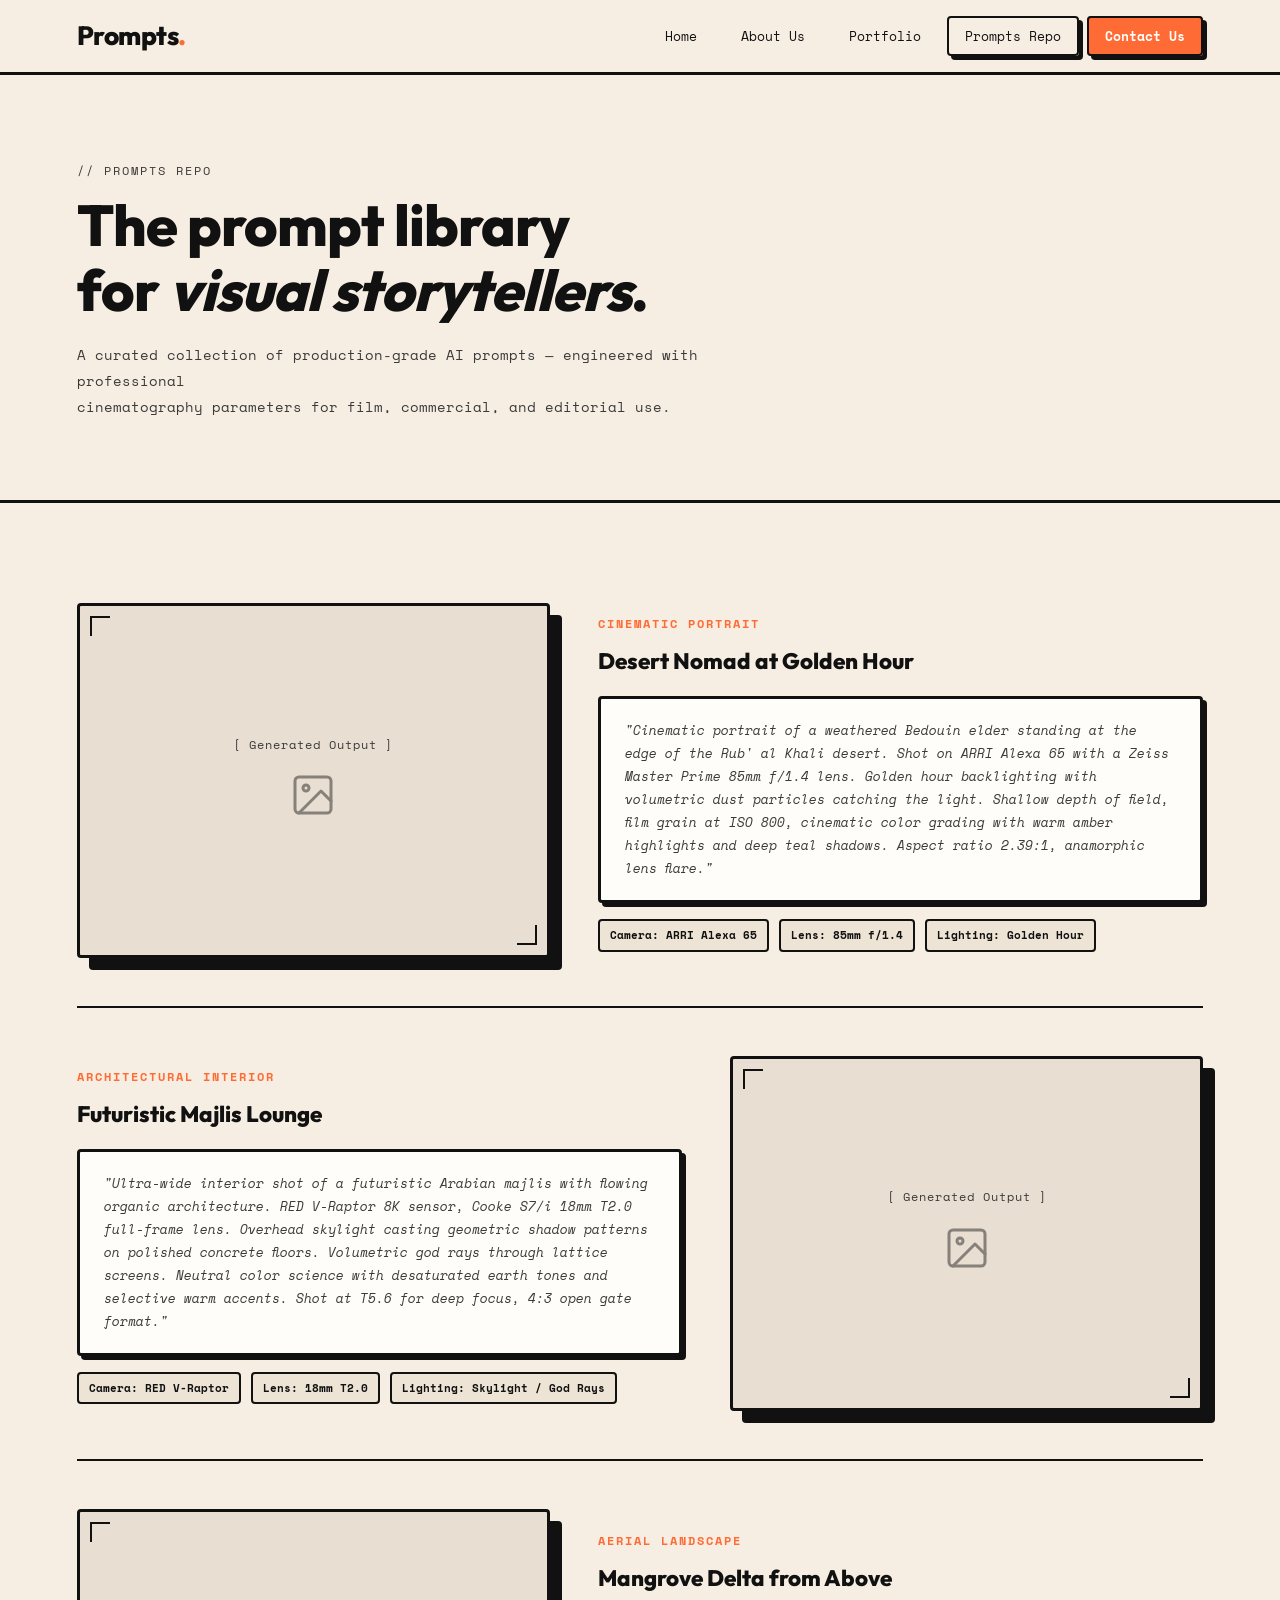
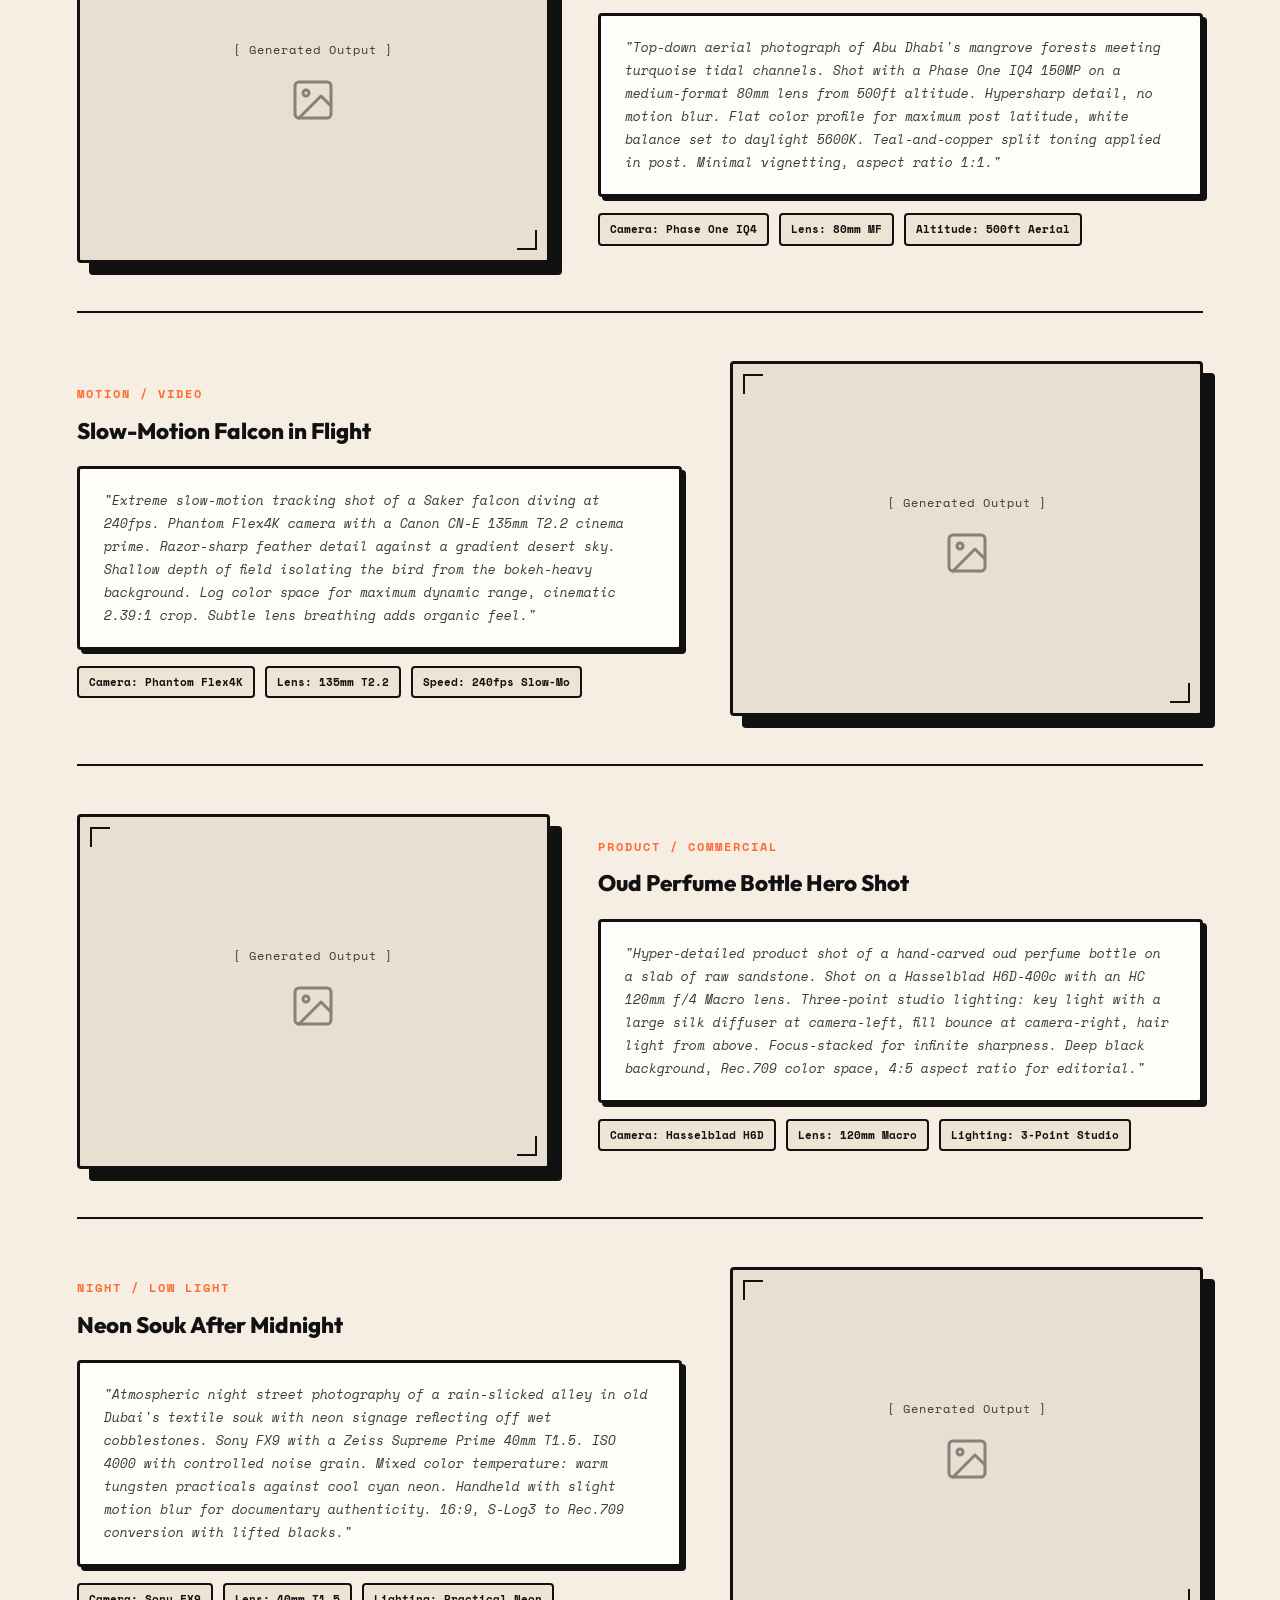
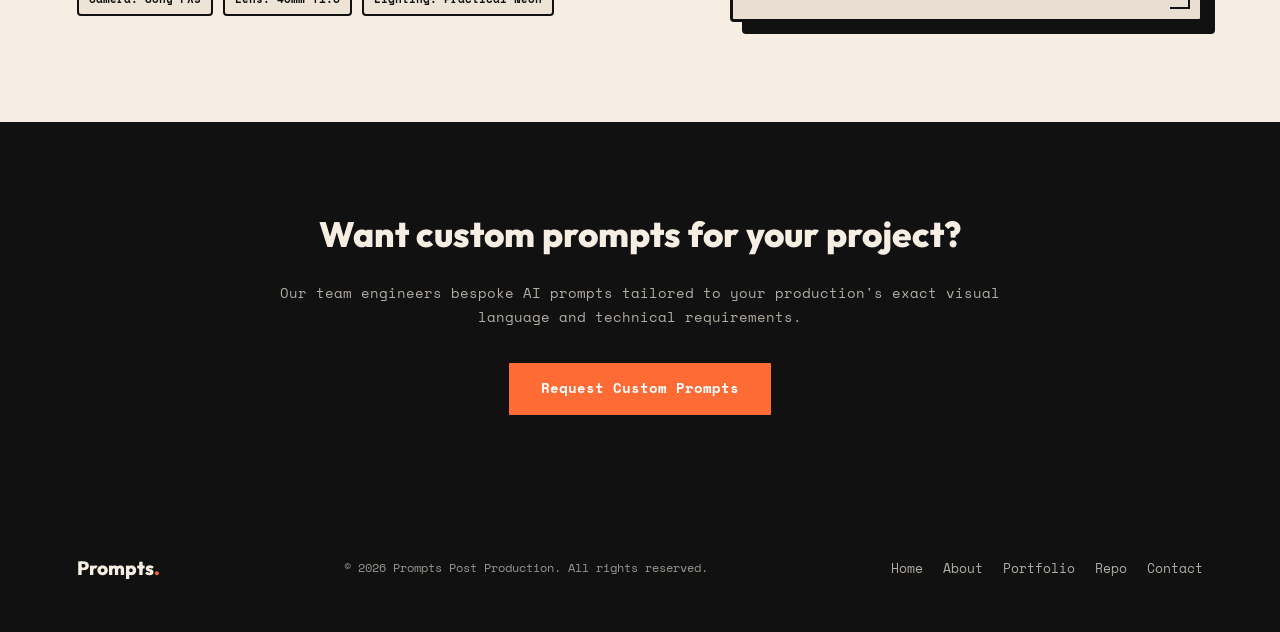
<file: prompts-repo.html>
<!DOCTYPE html>
<html lang="en">

<head>
  <meta charset="UTF-8" />
  <meta name="viewport" content="width=device-width, initial-scale=1.0" />
  <title>Prompts Repo — AI Video & Image Prompt Library | Prompts</title>
  <meta name="description"
    content="Browse the Prompts Repo — a curated library of professional AI video and image generation prompts with advanced cinematography parameters for filmmakers and visual artists." />

  <!-- Google Fonts -->
  <link rel="preconnect" href="https://fonts.googleapis.com" />
  <link rel="preconnect" href="https://fonts.gstatic.com" crossorigin />
  <link
    href="https://fonts.googleapis.com/css2?family=Outfit:wght@400;600;700;800&family=Space+Mono:ital,wght@0,400;0,700;1,400&display=swap"
    rel="stylesheet" />

  <link rel="stylesheet" href="style.css" />
</head>

<body>

  <!-- ═══════════════════════════════════════════
       HEADER / NAVIGATION
  ═══════════════════════════════════════════ -->
  <header id="site-header">
    <div class="header-inner">
      <a href="index.html" class="logo" id="logo">Prompts<span class="orange-dot">.</span></a>

      <button class="nav-toggle" id="nav-toggle" aria-label="Toggle navigation">
        <span></span><span></span><span></span>
      </button>

      <nav class="main-nav" id="main-nav">
        <ul>
          <li><a href="index.html" class="nav-link" id="nav-home">Home</a></li>
          <li><a href="about.html" class="nav-link" id="nav-about">About Us</a></li>
          <li><a href="portfolio.html" class="nav-link" id="nav-portfolio">Portfolio</a></li>
          <li><a href="prompts-repo.html" class="nav-link active" id="nav-repository">Prompts Repo</a></li>
          <li><a href="contact.html" class="nav-link nav-link--cta" id="nav-contact">Contact Us</a></li>
        </ul>
      </nav>

      <div class="nav-overlay" id="nav-overlay"></div>
    </div>
  </header>

  <!-- ═══════════════════════════════════════════
       PAGE HERO
  ═══════════════════════════════════════════ -->
  <section class="page-hero" id="repo-hero">
    <div class="page-hero-inner">
      <span class="section-label reveal-on-scroll">// Prompts Repo</span>
      <h1 class="page-hero-title reveal-on-scroll">The prompt library<br />for <em>visual storytellers</em>.</h1>
      <p class="page-hero-subtitle reveal-on-scroll">
        A curated collection of production-grade AI prompts — engineered with professional<br />
        cinematography parameters for film, commercial, and editorial use.
      </p>
    </div>
  </section>

  <!-- ═══════════════════════════════════════════
       PROMPTS REPO — ALTERNATING LAYOUT
  ═══════════════════════════════════════════ -->
  <section class="content-section" id="repo-list-section">
    <div class="content-inner">

      <!-- Prompt 01 — Image Left, Text Right -->
      <div class="repo-row reveal-on-scroll" id="repo-prompt-01">
        <div class="repo-row-image">
          <div class="placeholder-block placeholder-block--repo">
            <span class="placeholder-label">[ Generated Output ]</span>
            <div class="placeholder-icon">
              <svg width="48" height="48" viewBox="0 0 24 24" fill="none" stroke="#111" stroke-width="1.5" stroke-linecap="round" stroke-linejoin="round">
                <rect x="3" y="3" width="18" height="18" rx="2" ry="2" /><circle cx="8.5" cy="8.5" r="1.5" /><polyline points="21 15 16 10 5 21" />
              </svg>
            </div>
          </div>
        </div>
        <div class="repo-row-text">
          <span class="repo-category">Cinematic Portrait</span>
          <h3 class="repo-prompt-title">Desert Nomad at Golden Hour</h3>
          <div class="repo-prompt-block">
            <p class="repo-prompt-content">
              "Cinematic portrait of a weathered Bedouin elder standing at the edge of the Rub' al Khali desert. Shot on ARRI Alexa 65 with a Zeiss Master Prime 85mm f/1.4 lens. Golden hour backlighting with volumetric dust particles catching the light. Shallow depth of field, film grain at ISO 800, cinematic color grading with warm amber highlights and deep teal shadows. Aspect ratio 2.39:1, anamorphic lens flare."
            </p>
          </div>
          <div class="repo-meta">
            <span class="repo-meta-tag">Camera: ARRI Alexa 65</span>
            <span class="repo-meta-tag">Lens: 85mm f/1.4</span>
            <span class="repo-meta-tag">Lighting: Golden Hour</span>
          </div>
        </div>
      </div>

      <!-- Prompt 02 — Text Left, Image Right (reversed) -->
      <div class="repo-row reveal-on-scroll" id="repo-prompt-02">
        <div class="repo-row-image">
          <div class="placeholder-block placeholder-block--repo">
            <span class="placeholder-label">[ Generated Output ]</span>
            <div class="placeholder-icon">
              <svg width="48" height="48" viewBox="0 0 24 24" fill="none" stroke="#111" stroke-width="1.5" stroke-linecap="round" stroke-linejoin="round">
                <rect x="3" y="3" width="18" height="18" rx="2" ry="2" /><circle cx="8.5" cy="8.5" r="1.5" /><polyline points="21 15 16 10 5 21" />
              </svg>
            </div>
          </div>
        </div>
        <div class="repo-row-text">
          <span class="repo-category">Architectural Interior</span>
          <h3 class="repo-prompt-title">Futuristic Majlis Lounge</h3>
          <div class="repo-prompt-block">
            <p class="repo-prompt-content">
              "Ultra-wide interior shot of a futuristic Arabian majlis with flowing organic architecture. RED V-Raptor 8K sensor, Cooke S7/i 18mm T2.0 full-frame lens. Overhead skylight casting geometric shadow patterns on polished concrete floors. Volumetric god rays through lattice screens. Neutral color science with desaturated earth tones and selective warm accents. Shot at T5.6 for deep focus, 4:3 open gate format."
            </p>
          </div>
          <div class="repo-meta">
            <span class="repo-meta-tag">Camera: RED V-Raptor</span>
            <span class="repo-meta-tag">Lens: 18mm T2.0</span>
            <span class="repo-meta-tag">Lighting: Skylight / God Rays</span>
          </div>
        </div>
      </div>

      <!-- Prompt 03 — Image Left, Text Right -->
      <div class="repo-row reveal-on-scroll" id="repo-prompt-03">
        <div class="repo-row-image">
          <div class="placeholder-block placeholder-block--repo">
            <span class="placeholder-label">[ Generated Output ]</span>
            <div class="placeholder-icon">
              <svg width="48" height="48" viewBox="0 0 24 24" fill="none" stroke="#111" stroke-width="1.5" stroke-linecap="round" stroke-linejoin="round">
                <rect x="3" y="3" width="18" height="18" rx="2" ry="2" /><circle cx="8.5" cy="8.5" r="1.5" /><polyline points="21 15 16 10 5 21" />
              </svg>
            </div>
          </div>
        </div>
        <div class="repo-row-text">
          <span class="repo-category">Aerial Landscape</span>
          <h3 class="repo-prompt-title">Mangrove Delta from Above</h3>
          <div class="repo-prompt-block">
            <p class="repo-prompt-content">
              "Top-down aerial photograph of Abu Dhabi's mangrove forests meeting turquoise tidal channels. Shot with a Phase One IQ4 150MP on a medium-format 80mm lens from 500ft altitude. Hypersharp detail, no motion blur. Flat color profile for maximum post latitude, white balance set to daylight 5600K. Teal-and-copper split toning applied in post. Minimal vignetting, aspect ratio 1:1."
            </p>
          </div>
          <div class="repo-meta">
            <span class="repo-meta-tag">Camera: Phase One IQ4</span>
            <span class="repo-meta-tag">Lens: 80mm MF</span>
            <span class="repo-meta-tag">Altitude: 500ft Aerial</span>
          </div>
        </div>
      </div>

      <!-- Prompt 04 — Text Left, Image Right (reversed) -->
      <div class="repo-row reveal-on-scroll" id="repo-prompt-04">
        <div class="repo-row-image">
          <div class="placeholder-block placeholder-block--repo">
            <span class="placeholder-label">[ Generated Output ]</span>
            <div class="placeholder-icon">
              <svg width="48" height="48" viewBox="0 0 24 24" fill="none" stroke="#111" stroke-width="1.5" stroke-linecap="round" stroke-linejoin="round">
                <rect x="3" y="3" width="18" height="18" rx="2" ry="2" /><circle cx="8.5" cy="8.5" r="1.5" /><polyline points="21 15 16 10 5 21" />
              </svg>
            </div>
          </div>
        </div>
        <div class="repo-row-text">
          <span class="repo-category">Motion / Video</span>
          <h3 class="repo-prompt-title">Slow-Motion Falcon in Flight</h3>
          <div class="repo-prompt-block">
            <p class="repo-prompt-content">
              "Extreme slow-motion tracking shot of a Saker falcon diving at 240fps. Phantom Flex4K camera with a Canon CN-E 135mm T2.2 cinema prime. Razor-sharp feather detail against a gradient desert sky. Shallow depth of field isolating the bird from the bokeh-heavy background. Log color space for maximum dynamic range, cinematic 2.39:1 crop. Subtle lens breathing adds organic feel."
            </p>
          </div>
          <div class="repo-meta">
            <span class="repo-meta-tag">Camera: Phantom Flex4K</span>
            <span class="repo-meta-tag">Lens: 135mm T2.2</span>
            <span class="repo-meta-tag">Speed: 240fps Slow-Mo</span>
          </div>
        </div>
      </div>

      <!-- Prompt 05 — Image Left, Text Right -->
      <div class="repo-row reveal-on-scroll" id="repo-prompt-05">
        <div class="repo-row-image">
          <div class="placeholder-block placeholder-block--repo">
            <span class="placeholder-label">[ Generated Output ]</span>
            <div class="placeholder-icon">
              <svg width="48" height="48" viewBox="0 0 24 24" fill="none" stroke="#111" stroke-width="1.5" stroke-linecap="round" stroke-linejoin="round">
                <rect x="3" y="3" width="18" height="18" rx="2" ry="2" /><circle cx="8.5" cy="8.5" r="1.5" /><polyline points="21 15 16 10 5 21" />
              </svg>
            </div>
          </div>
        </div>
        <div class="repo-row-text">
          <span class="repo-category">Product / Commercial</span>
          <h3 class="repo-prompt-title">Oud Perfume Bottle Hero Shot</h3>
          <div class="repo-prompt-block">
            <p class="repo-prompt-content">
              "Hyper-detailed product shot of a hand-carved oud perfume bottle on a slab of raw sandstone. Shot on a Hasselblad H6D-400c with an HC 120mm f/4 Macro lens. Three-point studio lighting: key light with a large silk diffuser at camera-left, fill bounce at camera-right, hair light from above. Focus-stacked for infinite sharpness. Deep black background, Rec.709 color space, 4:5 aspect ratio for editorial."
            </p>
          </div>
          <div class="repo-meta">
            <span class="repo-meta-tag">Camera: Hasselblad H6D</span>
            <span class="repo-meta-tag">Lens: 120mm Macro</span>
            <span class="repo-meta-tag">Lighting: 3-Point Studio</span>
          </div>
        </div>
      </div>

      <!-- Prompt 06 — Text Left, Image Right (reversed) -->
      <div class="repo-row reveal-on-scroll" id="repo-prompt-06">
        <div class="repo-row-image">
          <div class="placeholder-block placeholder-block--repo">
            <span class="placeholder-label">[ Generated Output ]</span>
            <div class="placeholder-icon">
              <svg width="48" height="48" viewBox="0 0 24 24" fill="none" stroke="#111" stroke-width="1.5" stroke-linecap="round" stroke-linejoin="round">
                <rect x="3" y="3" width="18" height="18" rx="2" ry="2" /><circle cx="8.5" cy="8.5" r="1.5" /><polyline points="21 15 16 10 5 21" />
              </svg>
            </div>
          </div>
        </div>
        <div class="repo-row-text">
          <span class="repo-category">Night / Low Light</span>
          <h3 class="repo-prompt-title">Neon Souk After Midnight</h3>
          <div class="repo-prompt-block">
            <p class="repo-prompt-content">
              "Atmospheric night street photography of a rain-slicked alley in old Dubai's textile souk with neon signage reflecting off wet cobblestones. Sony FX9 with a Zeiss Supreme Prime 40mm T1.5. ISO 4000 with controlled noise grain. Mixed color temperature: warm tungsten practicals against cool cyan neon. Handheld with slight motion blur for documentary authenticity. 16:9, S-Log3 to Rec.709 conversion with lifted blacks."
            </p>
          </div>
          <div class="repo-meta">
            <span class="repo-meta-tag">Camera: Sony FX9</span>
            <span class="repo-meta-tag">Lens: 40mm T1.5</span>
            <span class="repo-meta-tag">Lighting: Practical Neon</span>
          </div>
        </div>
      </div>

    </div>
  </section>

  <!-- ═══════════════════════════════════════════
       CTA BAND
  ═══════════════════════════════════════════ -->
  <section class="cta-band" id="repo-cta">
    <div class="cta-band-inner reveal-on-scroll">
      <h2 class="cta-band-title">Want custom prompts for your project?</h2>
      <p class="cta-band-text">Our team engineers bespoke AI prompts tailored to your production's exact visual language and technical requirements.</p>
      <a href="contact.html" class="btn btn--primary" id="btn-repo-cta">Request Custom Prompts</a>
    </div>
  </section>

  <!-- ═══════════════════════════════════════════
       FOOTER
  ═══════════════════════════════════════════ -->
  <footer id="site-footer">
    <div class="footer-inner">
      <p class="footer-brand">Prompts<span class="orange-dot">.</span></p>
      <p class="footer-copy">&copy; 2026 Prompts Post Production. All rights reserved.</p>
      <div class="footer-links">
        <a href="index.html">Home</a>
        <a href="about.html">About</a>
        <a href="portfolio.html">Portfolio</a>
        <a href="prompts-repo.html">Repo</a>
        <a href="contact.html">Contact</a>
      </div>
    </div>
  </footer>

  <script src="script.js"></script>
</body>

</html>
</file>
<file: style.css>
/* ======================================================
   PROMPTS — Neo-Brutalist Design System
   3-Color Palette: Beige (#f6eee3) | Black (#111) | Orange (#ff6b35)
   Orange is STRICTLY reserved for: logo dot + primary interactive UI
   ====================================================== */

/* ── Reset & Base ─────────────────────────────────────── */
*,
*::before,
*::after {
  margin: 0;
  padding: 0;
  box-sizing: border-box;
}

:root {
  /* Palette — strict 3-color system */
  --bg: #f6eee3;
  --bg-alt: #ede4d5;
  --ink: #111111;
  --ink-soft: #3a3a3a;
  --accent: #ff6b35;
  --accent-hover: #e85a28;
  --card-bg: #fffdf9;
  --placeholder: #e8dfd2;
  --border: 3px solid var(--ink);
  --shadow: 8px 8px 0px var(--ink);
  --shadow-sm: 4px 4px 0px var(--ink);
  --shadow-lg: 12px 12px 0px var(--ink);

  /* Typography — Outfit: standard-width geometric sans */
  --font-display: 'Outfit', sans-serif;
  --font-mono: 'Space Mono', monospace;

  /* Spacing */
  --section-pad: 100px 6%;
  --radius: 4px;

  /* Transitions */
  --ease-out: cubic-bezier(.22, 1, .36, 1);
}

html {
  scroll-behavior: smooth;
  font-size: 16px;
}

body {
  font-family: var(--font-mono);
  background: var(--bg);
  color: var(--ink);
  line-height: 1.7;
  overflow-x: hidden;
  -webkit-font-smoothing: antialiased;
}

a {
  color: inherit;
  text-decoration: none;
}

img {
  max-width: 100%;
  display: block;
}

/* ── Selection ────────────────────────────────────────── */
::selection {
  background: var(--accent);
  color: #fff;
}

/* ======================================================
   HEADER
   ====================================================== */
#site-header {
  position: fixed;
  top: 0;
  left: 0;
  right: 0;
  z-index: 1000;
  background: var(--bg);
  border-bottom: var(--border);
  transition: box-shadow .3s var(--ease-out);
}

#site-header.scrolled {
  box-shadow: 0 4px 0 var(--ink);
}

.header-inner {
  max-width: 1320px;
  margin: 0 auto;
  padding: 0 6%;
  height: 72px;
  display: flex;
  align-items: center;
  justify-content: space-between;
}

/* Logo */
.logo {
  font-family: var(--font-display);
  font-weight: 800;
  font-size: 1.65rem;
  letter-spacing: -0.5px;
  color: var(--ink);
  transition: transform .2s var(--ease-out);
}

.logo:hover {
  transform: translateY(-2px);
}

/* The orange dot — ONLY place orange appears as text */
.orange-dot {
  color: var(--accent);
}

/* Nav Toggle (mobile) */
.nav-toggle {
  display: none;
  flex-direction: column;
  gap: 5px;
  background: none;
  border: none;
  cursor: pointer;
  padding: 4px;
  z-index: 1001;
}

.nav-toggle span {
  display: block;
  width: 28px;
  height: 3px;
  background: var(--ink);
  border-radius: 2px;
  transition: transform .3s var(--ease-out), opacity .2s;
}

.nav-toggle.open span:nth-child(1) {
  transform: translateY(8px) rotate(45deg);
}

.nav-toggle.open span:nth-child(2) {
  opacity: 0;
}

.nav-toggle.open span:nth-child(3) {
  transform: translateY(-8px) rotate(-45deg);
}

/* When hamburger is open, change lines to orange (interactive UI element) */
.nav-toggle.open span {
  background: var(--accent);
}

/* Nav Overlay (mobile dark backdrop) */
.nav-overlay {
  display: none;
  position: fixed;
  top: 0;
  left: 0;
  width: 100%;
  height: 100%;
  background: rgba(17, 17, 17, .45);
  z-index: 998;
  opacity: 0;
  transition: opacity .35s var(--ease-out);
  pointer-events: none;
}

.nav-overlay.open {
  opacity: 1;
  pointer-events: auto;
}

/* Nav Links */
.main-nav ul {
  list-style: none;
  display: flex;
  align-items: center;
  gap: 8px;
}

.nav-link {
  font-family: var(--font-mono);
  font-size: .82rem;
  padding: 8px 16px;
  border-radius: var(--radius);
  border: 2px solid transparent;
  transition: all .2s var(--ease-out);
  position: relative;
}

.nav-link:hover,
.nav-link.active {
  border-color: var(--ink);
  background: var(--bg);
  box-shadow: var(--shadow-sm);
  transform: translate(-2px, -2px);
}

/* Contact Us CTA — orange is allowed on primary interactive elements */
.nav-link--cta {
  background: var(--accent) !important;
  color: #fff !important;
  border: 2px solid var(--ink) !important;
  box-shadow: var(--shadow-sm);
  font-weight: 700;
}

.nav-link--cta:hover {
  background: var(--accent-hover) !important;
  transform: translate(-2px, -2px);
  box-shadow: 6px 6px 0 var(--ink);
}

/* ======================================================
   HERO (Homepage)
   ====================================================== */
.hero {
  padding: 160px 6% var(--section-pad);
  min-height: 100vh;
  display: flex;
  align-items: center;
}

.hero-inner {
  max-width: 1320px;
  margin: 0 auto;
  width: 100%;
  display: grid;
  grid-template-columns: 1fr 1fr;
  gap: 60px;
  align-items: center;
}

/* Hero Visual */
.hero-visual {
  display: flex;
  justify-content: center;
}

/* Placeholder blocks */
.placeholder-block {
  width: 100%;
  max-width: 480px;
  aspect-ratio: 4 / 3;
  border: var(--border);
  border-radius: var(--radius);
  box-shadow: var(--shadow-lg);
  background: var(--placeholder);
  display: flex;
  flex-direction: column;
  align-items: center;
  justify-content: center;
  gap: 16px;
  position: relative;
  overflow: hidden;
  transition: transform .3s var(--ease-out), box-shadow .3s var(--ease-out);
}

.placeholder-block:hover {
  transform: translate(-4px, -4px);
  box-shadow: 16px 16px 0 var(--ink);
}

.placeholder-label {
  font-family: var(--font-mono);
  font-size: .78rem;
  color: var(--ink-soft);
  letter-spacing: 1px;
}

.placeholder-icon {
  opacity: .45;
}

/* Decorative corner ticks on placeholders */
.placeholder-block::before,
.placeholder-block::after {
  content: '';
  position: absolute;
  width: 20px;
  height: 20px;
  border-color: var(--ink);
  border-style: solid;
}

.placeholder-block::before {
  top: 10px;
  left: 10px;
  border-width: 2px 0 0 2px;
}

.placeholder-block::after {
  bottom: 10px;
  right: 10px;
  border-width: 0 2px 2px 0;
}

/* Typewriter area */
.typewriter-wrapper {
  position: relative;
  margin-bottom: 28px;
  min-height: 130px;
}

.hero-title {
  font-family: var(--font-display);
  font-weight: 800;
  font-size: clamp(2.8rem, 5vw, 4.2rem);
  line-height: 1.1;
  letter-spacing: -1px;
  color: var(--ink);
  display: inline;
}

.hero-subtitle {
  font-family: var(--font-display);
  font-weight: 700;
  font-size: clamp(1.2rem, 2.2vw, 1.65rem);
  line-height: 1.3;
  margin-top: 8px;
  color: var(--ink);          /* Black — NOT orange */
  display: inline;
}

/* Blinking cursor */
.cursor {
  display: inline-block;
  font-family: var(--font-display);
  font-weight: 800;
  font-size: clamp(2.8rem, 5vw, 4.2rem);
  color: var(--accent);
  animation: blink .65s step-end infinite;
  margin-left: 2px;
  vertical-align: baseline;
  line-height: 1.1;
}

@keyframes blink {

  0%,
  100% {
    opacity: 1;
  }

  50% {
    opacity: 0;
  }
}

/* Tagline + CTA */
.hero-tagline {
  font-size: .95rem;
  line-height: 1.8;
  color: var(--ink-soft);
  margin-bottom: 32px;
  max-width: 480px;
}

.hero-tagline strong {
  color: var(--ink);
}

.hero-actions {
  display: flex;
  gap: 16px;
  flex-wrap: wrap;
}

/* ── Buttons ──────────────────────────────────────────── */
.btn {
  display: inline-block;
  font-family: var(--font-mono);
  font-size: .85rem;
  font-weight: 700;
  padding: 14px 32px;
  border: var(--border);
  border-radius: var(--radius);
  cursor: pointer;
  transition: all .2s var(--ease-out);
  text-align: center;
}

/* Primary button — orange background (interactive element, allowed) */
.btn--primary {
  background: var(--accent);
  color: #fff;
  box-shadow: var(--shadow);
}

.btn--primary:hover {
  background: var(--accent-hover);
  transform: translate(-3px, -3px);
  box-shadow: 11px 11px 0 var(--ink);
}

.btn--primary:active {
  transform: translate(0);
  box-shadow: var(--shadow-sm);
}

.btn--outline {
  background: transparent;
  color: var(--ink);
  box-shadow: var(--shadow);
}

.btn--outline:hover {
  background: var(--ink);
  color: var(--bg);
  transform: translate(-3px, -3px);
  box-shadow: 11px 11px 0 var(--ink);
}

.btn--outline:active {
  transform: translate(0);
  box-shadow: var(--shadow-sm);
}

.btn--full {
  width: 100%;
}

/* ======================================================
   ABOUT (Homepage section)
   ====================================================== */
.about {
  padding: var(--section-pad);
  background: var(--bg-alt);
  border-top: var(--border);
  border-bottom: var(--border);
}

.about-inner {
  max-width: 1320px;
  margin: 0 auto;
  display: grid;
  grid-template-columns: 1fr 1fr;
  gap: 60px;
  align-items: center;
}

.section-label {
  font-family: var(--font-mono);
  font-size: .78rem;
  text-transform: uppercase;
  letter-spacing: 2px;
  color: var(--ink-soft);       /* Muted black — NOT orange */
  display: block;
  margin-bottom: 12px;
}

.section-label.center {
  text-align: center;
}

.section-title {
  font-family: var(--font-display);
  font-weight: 800;
  font-size: clamp(1.8rem, 3.5vw, 2.6rem);
  line-height: 1.2;
  letter-spacing: -0.5px;
  color: var(--ink);
  margin-bottom: 24px;
}

.section-title.center {
  text-align: center;
}

.section-title em {
  font-style: italic;
  color: var(--ink);            /* Black — NOT orange */
}

.about-text {
  font-size: .9rem;
  color: var(--ink-soft);
  margin-bottom: 16px;
  max-width: 520px;
}

.about-visual {
  display: flex;
  justify-content: center;
}

.placeholder-block--about {
  max-width: 440px;
  aspect-ratio: 16 / 12;
}

/* ======================================================
   MISSION & VISION
   ====================================================== */
.mission-vision {
  padding: var(--section-pad);
}

.mv-grid {
  max-width: 1320px;
  margin: 40px auto 0;
  display: grid;
  grid-template-columns: 1fr 1fr;
  gap: 32px;
}

.mv-card {
  background: var(--card-bg);
  border: var(--border);
  border-radius: var(--radius);
  box-shadow: var(--shadow);
  padding: 40px 36px;
  transition: transform .3s var(--ease-out), box-shadow .3s var(--ease-out);
}

.mv-card:hover {
  transform: translate(-4px, -4px);
  box-shadow: var(--shadow-lg);
}

.mv-card-header {
  display: flex;
  align-items: center;
  gap: 12px;
  margin-bottom: 20px;
}

.mv-icon {
  font-size: 1.6rem;
  color: var(--accent);         /* Decorative icon — interactive UI element */
  line-height: 1;
}

.mv-card h3 {
  font-family: var(--font-display);
  font-weight: 800;
  font-size: 1.3rem;
  color: var(--ink);
}

.mv-card p {
  font-size: .88rem;
  color: var(--ink-soft);
  line-height: 1.75;
}

/* ======================================================
   FOOTER
   ====================================================== */
#site-footer {
  border-top: var(--border);
  padding: 48px 6%;
  background: var(--ink);
  color: var(--bg);
}

.footer-inner {
  max-width: 1320px;
  margin: 0 auto;
  display: flex;
  align-items: center;
  justify-content: space-between;
  flex-wrap: wrap;
  gap: 16px;
}

.footer-brand {
  font-family: var(--font-display);
  font-weight: 800;
  font-size: 1.2rem;
}

.footer-copy {
  font-size: .78rem;
  opacity: .6;
}

.footer-links {
  display: flex;
  gap: 20px;
}

.footer-links a {
  font-size: .82rem;
  opacity: .7;
  transition: opacity .2s;
}

.footer-links a:hover {
  opacity: 1;
  color: var(--accent);        /* Hover state — interactive UI element */
}

/* ======================================================
   PAGE HERO (Subpages: About, Contact, Portfolio, Repo)
   ====================================================== */
.page-hero {
  padding: 160px 6% 80px;
  background: var(--bg);
  border-bottom: var(--border);
}

.page-hero-inner {
  max-width: 1320px;
  margin: 0 auto;
}

.page-hero-title {
  font-family: var(--font-display);
  font-weight: 800;
  font-size: clamp(2.4rem, 5vw, 3.6rem);
  line-height: 1.12;
  letter-spacing: -1px;
  color: var(--ink);
  margin-bottom: 20px;
}

.page-hero-title em {
  font-style: italic;
  color: var(--ink);            /* Black — NOT orange */
}

.page-hero-subtitle {
  font-family: var(--font-mono);
  font-size: .9rem;
  line-height: 1.8;
  color: var(--ink-soft);
  max-width: 640px;
}

/* ======================================================
   CONTENT SECTIONS (Reusable across subpages)
   ====================================================== */
.content-section {
  padding: var(--section-pad);
}

.content-section--alt {
  background: var(--bg-alt);
  border-top: var(--border);
  border-bottom: var(--border);
}

.content-inner {
  max-width: 1320px;
  margin: 0 auto;
}

.content-inner--split {
  display: grid;
  grid-template-columns: 1fr 1fr;
  gap: 60px;
  align-items: center;
}

.content-text {
  max-width: 560px;
}

.body-text {
  font-size: .9rem;
  color: var(--ink-soft);
  margin-bottom: 16px;
  line-height: 1.8;
}

.content-visual {
  display: flex;
  justify-content: center;
}

.placeholder-block--story {
  max-width: 440px;
  aspect-ratio: 4 / 3;
}

/* ======================================================
   PROCESS GRID (About page)
   ====================================================== */
.process-grid {
  display: grid;
  grid-template-columns: repeat(4, 1fr);
  gap: 24px;
  margin-top: 48px;
}

.process-step {
  background: var(--card-bg);
  border: var(--border);
  border-radius: var(--radius);
  box-shadow: var(--shadow);
  padding: 32px 28px;
  transition: transform .3s var(--ease-out), box-shadow .3s var(--ease-out);
}

.process-step:hover {
  transform: translate(-4px, -4px);
  box-shadow: var(--shadow-lg);
}

.process-number {
  font-family: var(--font-display);
  font-weight: 800;
  font-size: 2.4rem;
  color: var(--accent);        /* Decorative number — interactive UI element */
  line-height: 1;
  margin-bottom: 16px;
}

.process-step-title {
  font-family: var(--font-display);
  font-weight: 800;
  font-size: 1.1rem;
  color: var(--ink);
  margin-bottom: 12px;
}

.process-step p {
  font-size: .82rem;
  color: var(--ink-soft);
  line-height: 1.7;
}

/* ======================================================
   VALUES GRID (About page)
   ====================================================== */
.values-grid {
  display: grid;
  grid-template-columns: repeat(3, 1fr);
  gap: 28px;
  margin-top: 40px;
}

/* ======================================================
   CTA BAND
   ====================================================== */
.cta-band {
  padding: 80px 6%;
  background: var(--ink);
  color: var(--bg);
  border-top: var(--border);
  border-bottom: var(--border);
}

.cta-band-inner {
  max-width: 720px;
  margin: 0 auto;
  text-align: center;
}

.cta-band-title {
  font-family: var(--font-display);
  font-weight: 800;
  font-size: clamp(1.6rem, 3vw, 2.2rem);
  color: var(--bg);
  margin-bottom: 16px;
}

.cta-band-text {
  font-size: .88rem;
  color: rgba(246, 238, 227, .7);
  margin-bottom: 32px;
  line-height: 1.7;
}

/* ======================================================
   CONTACT FORM (Contact page)
   ====================================================== */
.content-inner--contact {
  align-items: start;
}

.contact-form {
  display: flex;
  flex-direction: column;
  gap: 20px;
  margin-top: 20px;
}

.form-group {
  display: flex;
  flex-direction: column;
  gap: 6px;
}

.form-label {
  font-family: var(--font-mono);
  font-size: .78rem;
  font-weight: 700;
  text-transform: uppercase;
  letter-spacing: 1px;
  color: var(--ink);
}

.form-input {
  font-family: var(--font-mono);
  font-size: .88rem;
  padding: 14px 16px;
  border: var(--border);
  border-radius: var(--radius);
  background: var(--card-bg);
  color: var(--ink);
  transition: box-shadow .2s var(--ease-out), transform .2s var(--ease-out);
  outline: none;
}

.form-input::placeholder {
  color: #999;
}

.form-input:focus {
  box-shadow: var(--shadow-sm);
  transform: translate(-2px, -2px);
}

.form-select {
  appearance: none;
  background-image: url("data:image/svg+xml,%3Csvg width='12' height='8' viewBox='0 0 12 8' fill='none' xmlns='http://www.w3.org/2000/svg'%3E%3Cpath d='M1 1L6 6L11 1' stroke='%23111' stroke-width='2' stroke-linecap='round'/%3E%3C/svg%3E");
  background-repeat: no-repeat;
  background-position: right 16px center;
  padding-right: 40px;
  cursor: pointer;
}

.form-textarea {
  resize: vertical;
  min-height: 120px;
}

/* Form success message */
.form-success {
  display: none;
  align-items: center;
  gap: 12px;
  margin-top: 20px;
  padding: 20px 24px;
  background: var(--card-bg);
  border: var(--border);
  border-radius: var(--radius);
  box-shadow: var(--shadow-sm);
}

.form-success.show {
  display: flex;
}

.form-success-icon {
  font-size: 1.4rem;
  color: var(--accent);         /* Interactive confirmation — allowed */
  font-weight: 700;
}

.form-success p {
  font-size: .85rem;
  color: var(--ink);
}

/* Contact info cards */
.contact-info {
  display: flex;
  flex-direction: column;
  gap: 20px;
  margin-top: 44px;
}

.info-card {
  display: flex;
  align-items: flex-start;
  gap: 16px;
  padding: 24px;
  background: var(--card-bg);
  border: var(--border);
  border-radius: var(--radius);
  box-shadow: var(--shadow-sm);
  transition: transform .2s var(--ease-out), box-shadow .2s var(--ease-out);
}

.info-card:hover {
  transform: translate(-3px, -3px);
  box-shadow: var(--shadow);
}

.info-card-icon {
  font-size: 1.4rem;
  color: var(--accent);         /* Decorative icon — interactive UI element */
  line-height: 1;
  flex-shrink: 0;
  margin-top: 2px;
}

.info-card-title {
  font-family: var(--font-display);
  font-weight: 800;
  font-size: 1rem;
  color: var(--ink);
  margin-bottom: 4px;
}

.info-card-detail {
  font-size: .82rem;
  color: var(--ink-soft);
  line-height: 1.6;
}

/* ======================================================
   FAQ (Contact page)
   ====================================================== */
.faq-grid {
  display: grid;
  grid-template-columns: 1fr 1fr;
  gap: 24px;
  margin-top: 40px;
}

.faq-item {
  background: var(--card-bg);
  border: var(--border);
  border-radius: var(--radius);
  box-shadow: var(--shadow-sm);
  padding: 28px 24px;
  transition: transform .2s var(--ease-out), box-shadow .2s var(--ease-out);
}

.faq-item:hover {
  transform: translate(-3px, -3px);
  box-shadow: var(--shadow);
}

.faq-question {
  font-family: var(--font-display);
  font-weight: 800;
  font-size: 1.05rem;
  color: var(--ink);
  margin-bottom: 10px;
}

.faq-answer {
  font-size: .82rem;
  color: var(--ink-soft);
  line-height: 1.7;
}

/* ======================================================
   PORTFOLIO GRID (Portfolio page)
   ====================================================== */
.portfolio-grid {
  display: grid;
  grid-template-columns: repeat(2, 1fr);
  gap: 32px;
}

.portfolio-card {
  background: var(--card-bg);
  border: var(--border);
  border-radius: var(--radius);
  box-shadow: var(--shadow);
  overflow: hidden;
  transition: transform .3s var(--ease-out), box-shadow .3s var(--ease-out);
}

.portfolio-card:hover {
  transform: translate(-4px, -4px);
  box-shadow: var(--shadow-lg);
}

.portfolio-card-image {
  border-bottom: var(--border);
}

.placeholder-block--portfolio {
  max-width: 100%;
  aspect-ratio: 16 / 10;
  border: none;
  border-radius: 0;
  box-shadow: none;
}

.placeholder-block--portfolio:hover {
  transform: none;
  box-shadow: none;
}

.placeholder-block--portfolio::before,
.placeholder-block--portfolio::after {
  display: none;
}

.portfolio-card-info {
  padding: 28px 24px;
}

.portfolio-tag {
  font-family: var(--font-mono);
  font-size: .72rem;
  font-weight: 700;
  text-transform: uppercase;
  letter-spacing: 2px;
  color: var(--accent);        /* Tag/label — interactive UI element */
  display: inline-block;
  margin-bottom: 8px;
  padding: 4px 10px;
  border: 2px solid var(--ink);
  border-radius: var(--radius);
  background: var(--bg);
}

.portfolio-card-title {
  font-family: var(--font-display);
  font-weight: 800;
  font-size: 1.3rem;
  color: var(--ink);
  margin-bottom: 10px;
}

.portfolio-card-desc {
  font-size: .82rem;
  color: var(--ink-soft);
  line-height: 1.7;
}

/* ======================================================
   PROMPTS REPO — ALTERNATING ROWS
   ====================================================== */
.repo-row {
  display: flex;
  gap: 48px;
  align-items: center;
  padding: 48px 0;
  border-bottom: 2px solid var(--ink);
}

.repo-row:first-child {
  padding-top: 0;
}

.repo-row:last-child {
  border-bottom: none;
  padding-bottom: 0;
}

/* Zig-zag: even rows reverse the order */
.repo-row:nth-child(even) {
  flex-direction: row-reverse;
}

.repo-row-image {
  flex: 0 0 42%;
  max-width: 42%;
}

.placeholder-block--repo {
  max-width: 100%;
  aspect-ratio: 4 / 3;
}

.repo-row-text {
  flex: 1;
}

.repo-category {
  font-family: var(--font-mono);
  font-size: .72rem;
  font-weight: 700;
  text-transform: uppercase;
  letter-spacing: 2px;
  color: var(--accent);        /* Category tag — interactive UI element */
  display: inline-block;
  margin-bottom: 8px;
}

.repo-prompt-title {
  font-family: var(--font-display);
  font-weight: 800;
  font-size: 1.4rem;
  color: var(--ink);
  margin-bottom: 16px;
}

.repo-prompt-block {
  background: var(--card-bg);
  border: var(--border);
  border-radius: var(--radius);
  box-shadow: var(--shadow-sm);
  padding: 20px 24px;
  margin-bottom: 16px;
}

.repo-prompt-content {
  font-family: var(--font-mono);
  font-size: .8rem;
  color: var(--ink-soft);
  line-height: 1.8;
  font-style: italic;
}

.repo-meta {
  display: flex;
  gap: 10px;
  flex-wrap: wrap;
}

.repo-meta-tag {
  font-family: var(--font-mono);
  font-size: .68rem;
  font-weight: 700;
  padding: 5px 10px;
  border: 2px solid var(--ink);
  border-radius: var(--radius);
  background: var(--bg-alt);
  color: var(--ink);
}

/* ======================================================
   SCROLL REVEAL
   ====================================================== */
.reveal-on-scroll {
  opacity: 0;
  transform: translateY(36px);
  transition: opacity .7s var(--ease-out), transform .7s var(--ease-out);
}

.reveal-on-scroll.revealed {
  opacity: 1;
  transform: translateY(0);
}

/* Stagger children slightly */
.mv-grid .reveal-on-scroll:nth-child(2) {
  transition-delay: .12s;
}

.process-grid .reveal-on-scroll:nth-child(2) { transition-delay: .08s; }
.process-grid .reveal-on-scroll:nth-child(3) { transition-delay: .16s; }
.process-grid .reveal-on-scroll:nth-child(4) { transition-delay: .24s; }

.values-grid .reveal-on-scroll:nth-child(2) { transition-delay: .1s; }
.values-grid .reveal-on-scroll:nth-child(3) { transition-delay: .2s; }

.portfolio-grid .reveal-on-scroll:nth-child(even) { transition-delay: .1s; }

/* ======================================================
   RESPONSIVE
   ====================================================== */

/* ── Tablet ──────────────────────────────────────────── */
@media (max-width: 960px) {

  .hero-inner,
  .about-inner,
  .content-inner--split {
    grid-template-columns: 1fr;
    gap: 40px;
  }

  .hero-visual {
    order: 2;
  }

  .hero-content {
    order: 1;
  }

  .mv-grid,
  .faq-grid {
    grid-template-columns: 1fr;
  }

  .process-grid {
    grid-template-columns: 1fr 1fr;
  }

  .values-grid {
    grid-template-columns: 1fr;
  }

  .hero {
    min-height: auto;
    padding-top: 130px;
  }

  .portfolio-grid {
    grid-template-columns: 1fr;
    gap: 28px;
  }

  /* Repo rows stack vertically on tablet */
  .repo-row,
  .repo-row:nth-child(even) {
    flex-direction: column;
    gap: 28px;
  }

  .repo-row-image {
    flex: none;
    max-width: 100%;
    width: 100%;
  }
}

/* ── Mobile (< 768px) ─────────────────────────────────── */
@media (max-width: 768px) {
  .nav-toggle {
    display: flex;
  }

  .main-nav {
    position: fixed;
    top: 0;
    right: -100%;
    width: 280px;
    height: 100vh;
    height: 100dvh;
    background: var(--bg);
    border-left: var(--border);
    box-shadow: -8px 0 0 var(--ink);
    padding: 100px 32px 40px;
    transition: right .35s var(--ease-out);
    z-index: 999;
    overflow-y: auto;
  }

  .main-nav.open {
    right: 0;
  }

  .nav-overlay {
    display: block;
  }

  .main-nav ul {
    flex-direction: column;
    gap: 12px;
    align-items: stretch;
  }

  .nav-link {
    text-align: center;
    font-size: .88rem;
    padding: 12px 16px;
  }

  .footer-inner {
    flex-direction: column;
    text-align: center;
  }

  .footer-links {
    flex-wrap: wrap;
    justify-content: center;
  }

  .page-hero {
    padding: 120px 6% 60px;
  }

  .page-hero-title {
    font-size: clamp(1.8rem, 7vw, 2.6rem);
  }

  .page-hero-subtitle br {
    display: none;
  }

  .process-grid {
    grid-template-columns: 1fr;
  }

  .content-inner--contact {
    grid-template-columns: 1fr;
    gap: 48px;
  }

  /* Ensure shadows don't overflow on small screens */
  .mv-card,
  .process-step,
  .portfolio-card,
  .info-card,
  .faq-item,
  .repo-prompt-block {
    box-shadow: var(--shadow-sm);
  }

  .mv-card:hover,
  .process-step:hover,
  .portfolio-card:hover,
  .info-card:hover,
  .faq-item:hover {
    box-shadow: var(--shadow);
    transform: translate(-3px, -3px);
  }

  /* Repo rows stack on mobile */
  .repo-row,
  .repo-row:nth-child(even) {
    flex-direction: column;
    gap: 24px;
  }

  .repo-row-image {
    flex: none;
    max-width: 100%;
    width: 100%;
  }

  .repo-meta {
    gap: 6px;
  }

  .repo-meta-tag {
    font-size: .62rem;
    padding: 4px 8px;
  }

  .cta-band {
    padding: 60px 6%;
  }

  .portfolio-tag {
    font-size: .65rem;
  }
}

/* ── Small mobile ────────────────────────────────────── */
@media (max-width: 420px) {
  :root {
    --section-pad: 60px 5%;
  }

  .header-inner {
    padding: 0 5%;
    height: 64px;
  }

  .logo {
    font-size: 1.4rem;
  }

  .hero {
    padding-top: 110px;
  }

  .btn {
    padding: 12px 24px;
    font-size: .8rem;
  }

  .hero-actions {
    flex-direction: column;
  }

  .repo-row {
    padding: 32px 0;
  }
}
</file>
